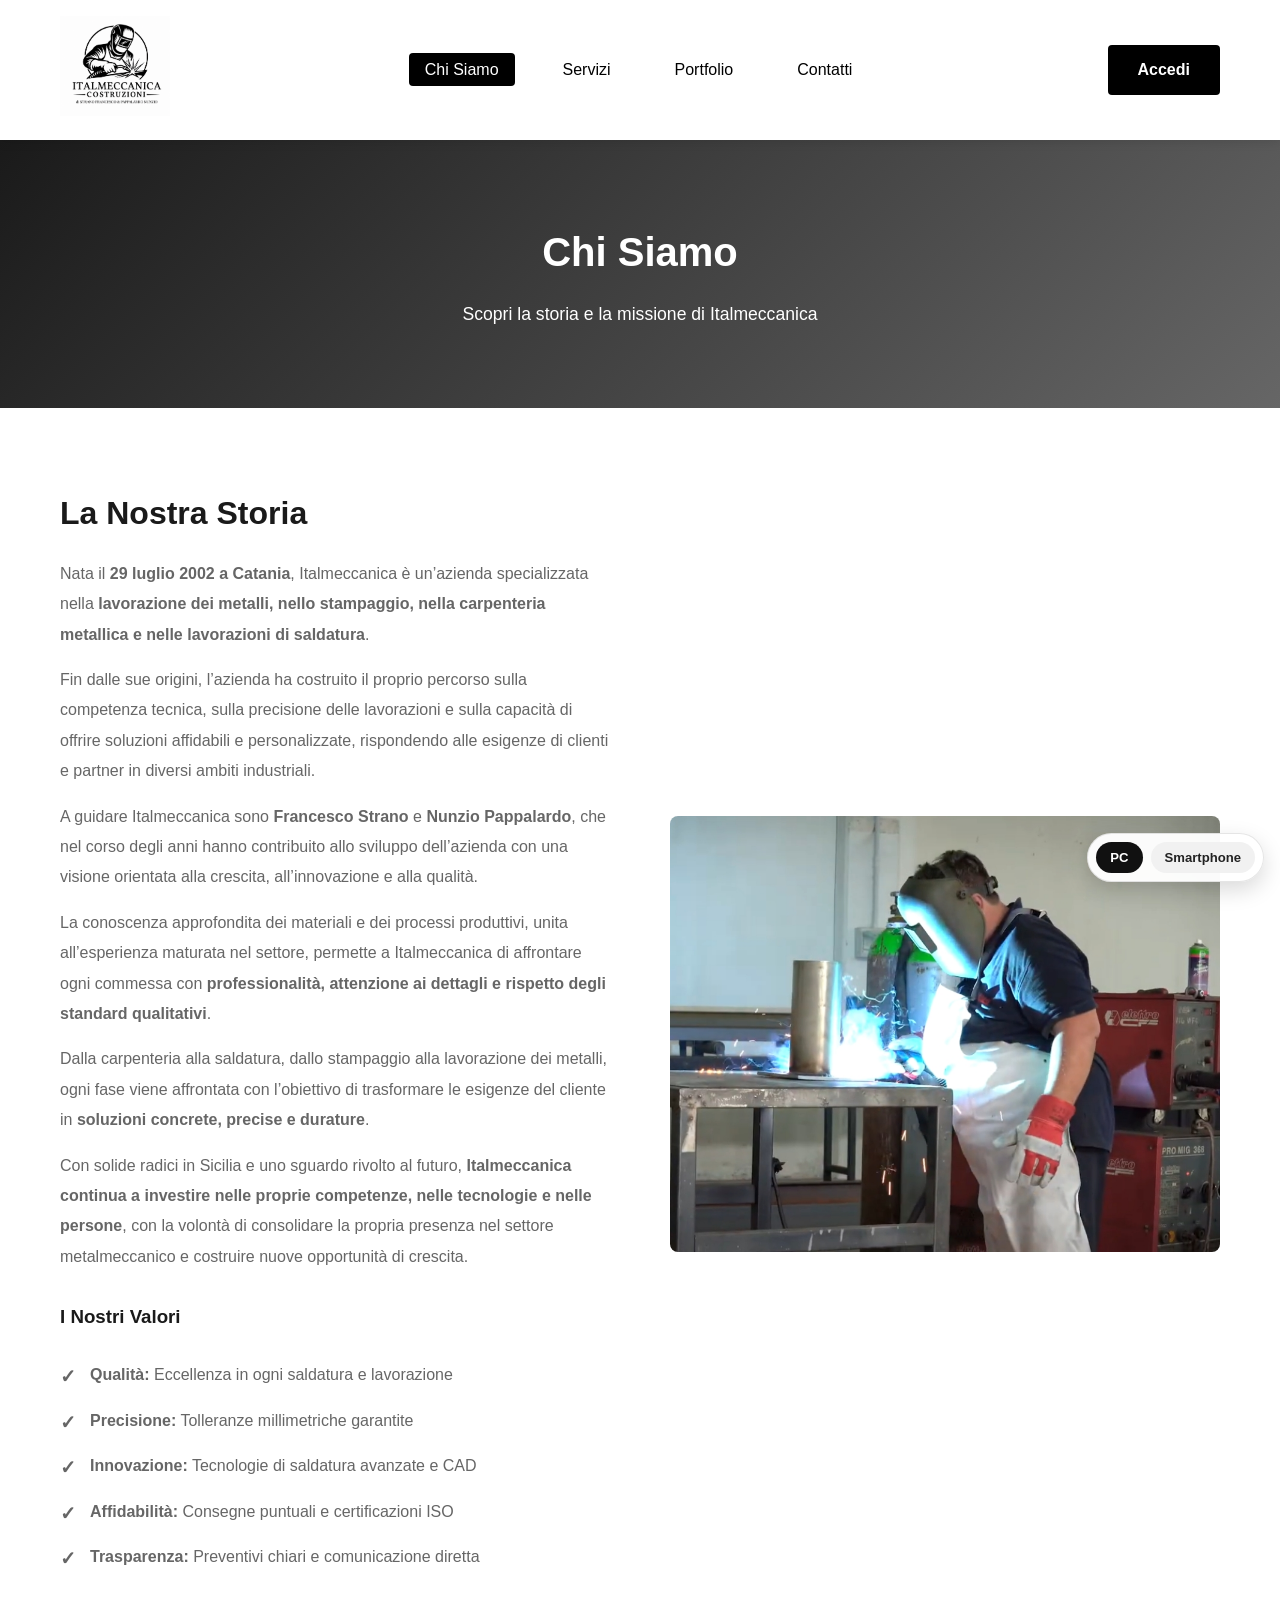
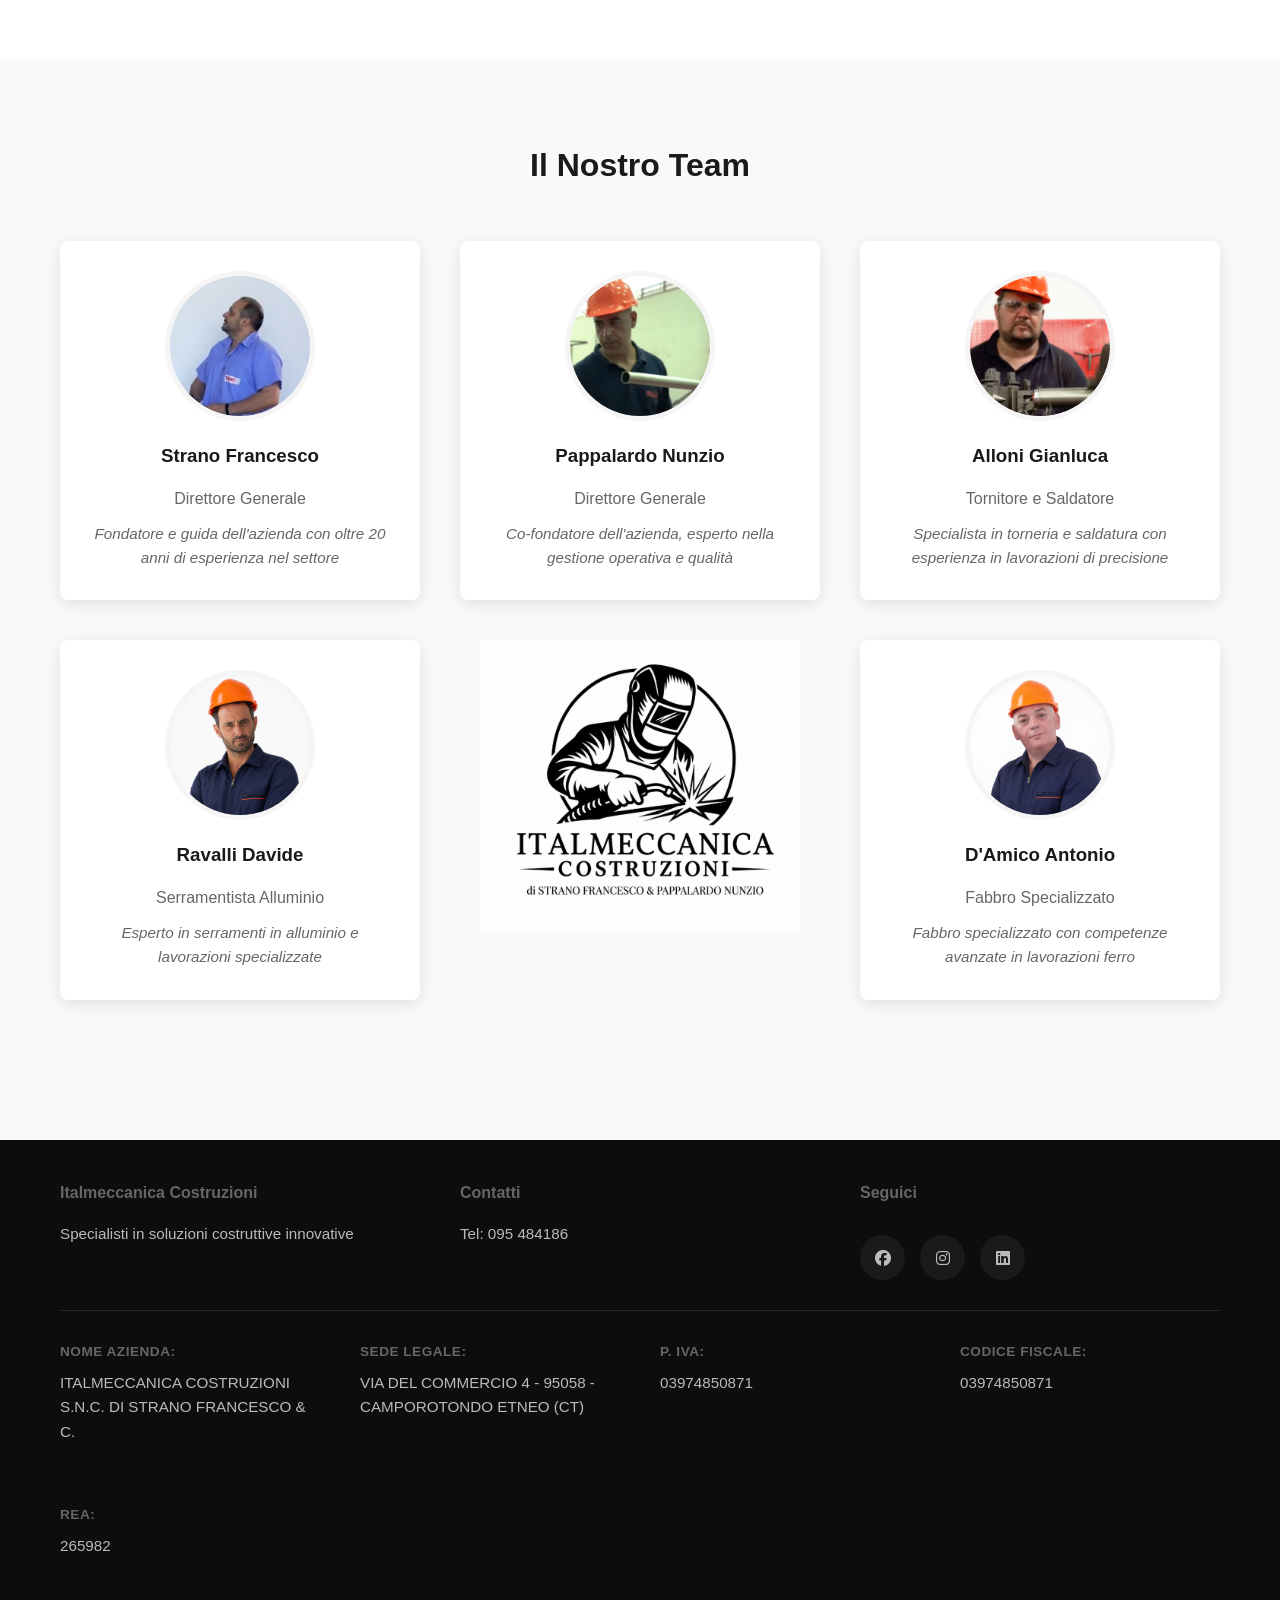
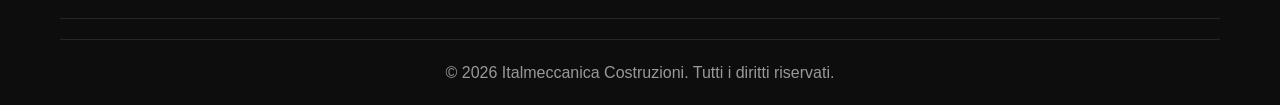
<file: about.html>
<!DOCTYPE html>
<html lang="it">
<head>
    <meta charset="UTF-8">
    <meta name="viewport" content="width=device-width, initial-scale=1.0">
    <title>Chi Siamo - Italmeccanica Costruzioni</title>
    <link rel="stylesheet" href="assets/css/style.css">
    <link rel="stylesheet" href="https://cdnjs.cloudflare.com/ajax/libs/font-awesome/6.4.0/css/all.min.css">
</head>
<body>
    <!-- Navigation -->
    <nav class="navbar">
        <div class="container">
            <div class="logo" onclick="location.href='index.html'">
                <img src="assets/images/logo.png" alt="Italmeccanica">
            </div>
            <ul class="nav-menu">
                <li><a href="about.html" class="active">Chi Siamo</a></li>
                <li><a href="services.html">Servizi</a></li>
                <li><a href="portfolio.html">Portfolio</a></li>
                <li><a href="contact.html">Contatti</a></li>
            </ul>
            <div class="hamburger">
                <span></span>
                <span></span>
                <span></span>
            </div>
            <div class="nav-actions">
                <a href="login.html" class="btn btn-login">Accedi</a>
            </div>
        </div>
    </nav>

    <!-- Page Title -->
    <section class="page-title">
        <div class="container">
            <h1>Chi Siamo</h1>
            <p>Scopri la storia e la missione di Italmeccanica</p>
        </div>
    </section>

    <!-- About Section -->
    <section class="about">
        <div class="container">
            <div class="about-content">
                <div class="about-text">
                    <h2>La Nostra Storia</h2>
                    <p>Nata il <strong>29 luglio 2002 a Catania</strong>, Italmeccanica è un’azienda specializzata nella <strong>lavorazione dei metalli, nello stampaggio, nella carpenteria metallica e nelle lavorazioni di saldatura</strong>.</p>

                    <p>Fin dalle sue origini, l’azienda ha costruito il proprio percorso sulla competenza tecnica, sulla precisione delle lavorazioni e sulla capacità di offrire soluzioni affidabili e personalizzate, rispondendo alle esigenze di clienti e partner in diversi ambiti industriali.</p>

                    <p>A guidare Italmeccanica sono <strong>Francesco Strano</strong> e <strong>Nunzio Pappalardo</strong>, che nel corso degli anni hanno contribuito allo sviluppo dell’azienda con una visione orientata alla crescita, all’innovazione e alla qualità.</p>

                    <p>La conoscenza approfondita dei materiali e dei processi produttivi, unita all’esperienza maturata nel settore, permette a Italmeccanica di affrontare ogni commessa con <strong>professionalità, attenzione ai dettagli e rispetto degli standard qualitativi</strong>.</p>

                    <p>Dalla carpenteria alla saldatura, dallo stampaggio alla lavorazione dei metalli, ogni fase viene affrontata con l’obiettivo di trasformare le esigenze del cliente in <strong>soluzioni concrete, precise e durature</strong>.</p>

                    <p>Con solide radici in Sicilia e uno sguardo rivolto al futuro, <strong>Italmeccanica continua a investire nelle proprie competenze, nelle tecnologie e nelle persone</strong>, con la volontà di consolidare la propria presenza nel settore metalmeccanico e costruire nuove opportunità di crescita.</p>
                    
                    <h3>I Nostri Valori</h3>
                    <ul class="values-list">
                        <li><strong>Qualità:</strong> Eccellenza in ogni saldatura e lavorazione</li>
                        <li><strong>Precisione:</strong> Tolleranze millimetriche garantite</li>
                        <li><strong>Innovazione:</strong> Tecnologie di saldatura avanzate e CAD</li>
                        <li><strong>Affidabilità:</strong> Consegne puntuali e certificazioni ISO</li>
                        <li><strong>Trasparenza:</strong> Preventivi chiari e comunicazione diretta</li>
                    </ul>
                </div>
                <div class="about-image">
                    <img src="assets/images/team-photo.jpg" alt="Foto del team" class="team-photo" style="width:100%;height:auto;border-radius:8px;object-fit:cover;" />
                </div>
            </div>
        </div>
    </section>

    <!-- Team Section -->
    <section class="team">
        <div class="container">
            <h2>Il Nostro Team</h2>
            <div class="team-grid">
                <div class="team-member">
                    <div class="member-image">
                        <img src="assets/images/strano.jpg" alt="Strano Francesco" class="team-member-photo team-member-photo-strano" />
                    </div>
                    <h3>Strano Francesco</h3>
                    <p>Direttore Generale</p>
                    <p class="member-bio">Fondatore e guida dell'azienda con oltre 20 anni di esperienza nel settore</p>
                </div>
                <div class="team-member">
                    <div class="member-image">
                        <img src="assets/images/nunzio.jpg" alt="Pappalardo Nunzio" class="team-member-photo team-member-photo-nunzio" />
                    </div>
                    <h3>Pappalardo Nunzio</h3>
                    <p>Direttore Generale</p>
                    <p class="member-bio">Co-fondatore dell'azienda, esperto nella gestione operativa e qualità</p>
                </div>
                <div class="team-member">
                    <div class="member-image">
                        <img src="assets/images/alloni.jpg" alt="Alloni Gianluca" class="team-member-photo team-member-photo-alloni" />
                    </div>
                    <h3>Alloni Gianluca</h3>
                    <p>Tornitore e Saldatore</p>
                    <p class="member-bio">Specialista in torneria e saldatura con esperienza in lavorazioni di precisione</p>
                </div>

                <!-- Ravalli under Strano (column 1 row 2) -->
                <div class="team-member team-member-ravalli">
                    <div class="member-image">
                        <img src="assets/images/ravalli.jpg" alt="Ravalli Davide" class="team-member-photo team-member-photo-ravalli" />
                    </div>
                    <h3>Ravalli Davide</h3>
                    <p>Serramentista Alluminio</p>
                    <p class="member-bio">Esperto in serramenti in alluminio e lavorazioni specializzate</p>
                </div>

                <!-- Plain image under Nunzio (no card) -->
                <div class="nunzio-banner">
                    <img src="assets/images/nunzio-placeholder.png" alt="Logo Italmeccanica" class="nunzio-image" />
                </div>

                <!-- Antonio stays in column 3 row 2 -->
                <div class="team-member team-member-antonio">
                    <div class="member-image">
                        <img src="assets/images/antonio.jpg" alt="Antonio D'Amico" class="team-member-photo" />
                    </div>
                    <h3>D'Amico Antonio</h3>
                    <p>Fabbro Specializzato</p>
                    <p class="member-bio">Fabbro specializzato con competenze avanzate in lavorazioni ferro</p>
                </div>
            </div>
        </div>
    </section>

    <!-- Footer -->
    <footer class="footer">
        <div class="container">
            <div class="footer-content">
                <div class="footer-section">
                    <h4>Italmeccanica Costruzioni</h4>
                    <p>Specialisti in soluzioni costruttive innovative</p>
                </div>
                <div class="footer-section">
                    <h4>Contatti</h4>
                    <p>Tel: 095 484186</p>
                </div>
                <div class="footer-section">
                    <h4>Seguici</h4>
                    <div class="social-links">
                        <a href="#"><i class="fab fa-facebook"></i></a>
                        <a href="#"><i class="fab fa-instagram"></i></a>
                        <a href="#"><i class="fab fa-linkedin"></i></a>
                    </div>
                </div>
            </div>
            <div class="footer-company-info">
                <div class="info-item">
                    <span class="info-label">Nome Azienda:</span>
                    <span class="info-value">ITALMECCANICA COSTRUZIONI S.N.C. DI STRANO FRANCESCO & C.</span>
                </div>
                <div class="info-item">
                    <span class="info-label">Sede Legale:</span>
                    <span class="info-value">VIA DEL COMMERCIO 4 - 95058 - CAMPOROTONDO ETNEO (CT)</span>
                </div>
                <div class="info-item">
                    <span class="info-label">P. IVA:</span>
                    <span class="info-value">03974850871</span>
                </div>
                <div class="info-item">
                    <span class="info-label">Codice Fiscale:</span>
                    <span class="info-value">03974850871</span>
                </div>
                <div class="info-item">
                    <span class="info-label">REA:</span>
                    <span class="info-value">265982</span>
                </div>
            </div>
            <div class="footer-bottom">
                <p>&copy; 2026 Italmeccanica Costruzioni. Tutti i diritti riservati.</p>
            </div>
        </div>
    </footer>

    <script src="assets/js/main.js"></script>
</body>
</html>
</file>
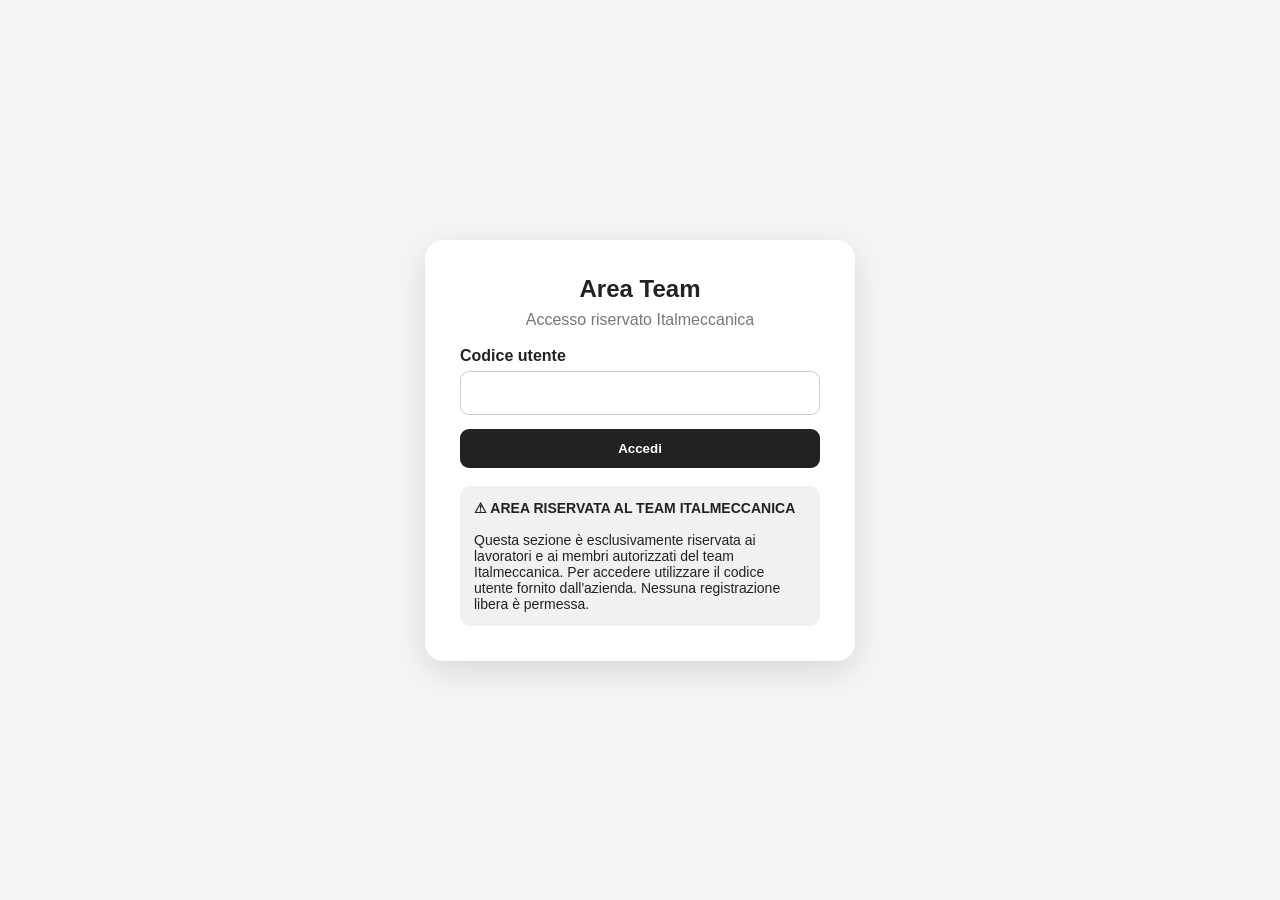
<file: login.html>
<!DOCTYPE html>
<html lang="it">
<head>
<meta charset="UTF-8">
<meta name="viewport" content="width=device-width, initial-scale=1.0">
<title>Area Team - Italmeccanica</title>
<style>
*{box-sizing:border-box;margin:0;padding:0}
body{font-family:Arial,Helvetica,sans-serif;background:#f3f5f7;color:#222}
#loginPage{min-height:100vh;display:flex;justify-content:center;align-items:center;padding:20px}
.login-box{width:100%;max-width:430px;background:#fff;padding:35px;border-radius:18px;box-shadow:0 10px 35px rgba(0,0,0,0.12)}
.login-box h1{text-align:center;margin-bottom:8px}
.subtitle{text-align:center;color:#777;margin-bottom:18px}
.form-group{margin-bottom:14px}
.form-group label{display:block;font-weight:700;margin-bottom:6px}
.form-group input{width:100%;padding:12px;border:1px solid #ccc;border-radius:9px;font-size:16px}
.login-button{width:100%;padding:12px;border-radius:9px;border:none;background:#222;color:#fff;font-weight:700;cursor:pointer}
.examples{margin-top:14px;font-size:13px;color:#666}
.team-notice{margin-top:18px;padding:14px;border-radius:10px;background:#f1f1f1;font-size:14px}
.error-message{display:none;background:#ffe5e5;color:#b00020;border:1px solid #ffb5b5;padding:10px;border-radius:8px;margin-bottom:12px}
.error-message.show{display:block}
#teamPage{display:none;min-height:100vh}
.team-header{height:64px;background:#222;color:#fff;display:flex;align-items:center;justify-content:space-between;padding:0 20px}
.chat-container{max-width:1000px;height:calc(100vh - 100px);margin:15px auto;background:#fff;border-radius:12px;display:flex;flex-direction:column;overflow:hidden;box-shadow:0 5px 25px rgba(0,0,0,0.08)}
.pinned-area{padding:12px 18px;border-bottom:1px solid #eee;background:#fafafa}
.pinned-message{padding:10px 12px;background:#fff4bd;border-radius:8px;margin-top:8px;animation:pulse 2s infinite}
@keyframes pulse{0%,100%{opacity:1}50%{opacity:0.7}}
.messages{flex:1;overflow-y:auto;padding:18px}
.message{margin-bottom:14px;padding:12px;border-radius:10px;background:#f2f2f2;max-width:75%;position:relative}
.message.mine{margin-left:auto;background:#e9eef8}
.message.pinned{border:2px solid #d5b400}
.message-user{font-size:13px;font-weight:700;margin-bottom:6px}
.message-text{font-size:15px}
.message-date{font-size:11px;color:#666;margin-top:8px}
.message-actions{margin-top:8px;display:flex;gap:8px}
.message-actions button{border:1px solid #ddd;background:#fff;padding:6px 8px;border-radius:6px;cursor:pointer;font-size:12px}
.message-form{display:flex;gap:10px;padding:12px;border-top:1px solid #eee}
.message-form input{flex:1;padding:12px;border:1px solid #ccc;border-radius:9px}
.message-form button{padding:10px 18px;border-radius:9px;border:none;background:#222;color:#fff;cursor:pointer}
@media(max-width:600px){.chat-container{height:calc(100vh - 84px);border-radius:0}.message{max-width:90%}}

/* Additional smaller chat adjustments */
.chat-container { max-width: 820px; height: calc(100vh - 120px); }
.message { font-size: 14px; padding: 10px; }
.message-user { font-size: 12px; }
.message-text { font-size: 14px; }
.pinned-area { max-height: 120px; overflow-y: auto; }
.team-header { gap: 12px; }
#recipientSelect { padding:8px;border-radius:6px;border:1px solid #ccc }
</style>
</head>
<body>
<section id="loginPage">
  <div class="login-box">
    <h1>Area Team</h1>
    <p class="subtitle">Accesso riservato Italmeccanica</p>
    <div id="loginError" class="error-message">Codice non valido. Riprova.</div>
    <form id="loginForm" autocomplete="off">
      <div class="form-group">
        <label for="userCode">Codice utente</label>
        <input id="userCode" type="text" required />
      </div>
      <button type="submit" class="login-button">Accedi</button>
    </form>
    <div class="team-notice"><strong>⚠ AREA RISERVATA AL TEAM ITALMECCANICA</strong><br/><br/>Questa sezione è esclusivamente riservata ai lavoratori e ai membri autorizzati del team Italmeccanica. Per accedere utilizzare il codice utente fornito dall'azienda. Nessuna registrazione libera è permessa.</div>
  </div>
</section>

<section id="teamPage">
  <header class="team-header">
    <div><strong>Area Team Italmeccanica</strong></div>
    <div style="display:flex;align-items:center;gap:12px">
      <div id="loggedUser" style="font-weight:700"></div>
      <button id="logoutButton" style="padding:8px 12px;border-radius:7px;border:none;cursor:pointer;background:#fff;color:#222;font-weight:700">Esci</button>
    </div>
  </header>
  <main class="chat-container">
    <div class="pinned-area">
      <div style="font-weight:700">📌 Messaggi fissati</div>
      <div id="pinnedMessages">Nessun messaggio fissato.</div>
    </div>

    <div class="chat-main" style="display:flex;gap:12px;padding:12px;">

      <div class="public-column" style="flex:1;display:flex;flex-direction:column;">
        <div id="publicMessages" class="messages" style="flex:1;overflow-y:auto;padding:12px;background:#fff;border-radius:8px;border:1px solid #f0f0f0"></div>
        <form id="publicForm" class="message-form" style="margin-top:10px;display:flex;gap:10px">
          <input id="publicInput" type="text" placeholder="Scrivi un messaggio pubblico..." autocomplete="off" />
          <button type="submit">Invia</button>
        </form>
      </div>

      <div class="private-column" style="width:360px;display:flex;flex-direction:column;">
        <div id="privateHeader" style="padding:8px 10px;background:#fff;border-radius:8px;border:1px solid #f0f0f0;display:flex;align-items:center;gap:8px;margin-bottom:8px;">
          <!-- recipientSelect verrà inserito qui dinamicamente -->
        </div>
        <div id="privateMessages" class="messages" style="flex:1;overflow-y:auto;padding:12px;background:#fff;border-radius:8px;border:1px solid #f0f0f0"></div>
        <form id="privateForm" class="message-form" style="margin-top:10px;display:flex;gap:10px;">
          <input id="privateInput" type="text" placeholder="Seleziona un destinatario per inviare messaggi privati" autocomplete="off" disabled />
          <button type="submit">Invia</button>
        </form>
      </div>

    </div>
  </main>
</section>

<script>
// Mappa codici -> nomi (solo i 5 autorizzati)
const allowedUsers = {
  'IT001': 'Strano Francesco',
  'IT002': 'Pappalardo Nunzio',
  'IT003': 'Alloni Gianluca',
  'IT004': 'Ravalli Davide',
  'IT005': "D'Amico Antonio"
};

// Elementi
const loginPage = document.getElementById('loginPage');
const teamPage = document.getElementById('teamPage');
const loginForm = document.getElementById('loginForm');
const userCodeInput = document.getElementById('userCode');
const loginError = document.getElementById('loginError');
const loggedUserEl = document.getElementById('loggedUser');
const logoutButton = document.getElementById('logoutButton');
const pinnedContainer = document.getElementById('pinnedMessages');

// Utility
function getMessages(){ return JSON.parse(localStorage.getItem('teamMessages') || '[]'); }
function saveMessages(msgs){ localStorage.setItem('teamMessages', JSON.stringify(msgs)); }

// Login (solo codice)
loginForm.addEventListener('submit', (e) => {
  e.preventDefault();
  const code = (userCodeInput.value || '').trim().toUpperCase();
  loginError.classList.remove('show');
  if (!allowedUsers[code]) {
    loginError.textContent = 'Codice non valido. Riprova.';
    loginError.classList.add('show');
    return;
  }
  sessionStorage.setItem('teamUser', code);
  showTeamPage();
});

function showTeamPage(){
  const code = sessionStorage.getItem('teamUser');
  if (!code || !allowedUsers[code]) { showLoginPage(); return; }
  loginPage.style.display = 'none';
  teamPage.style.display = 'block';
  loggedUserEl.textContent = allowedUsers[code] + ' ('+code+')';
  ensureRecipientSelect();
  ensureDirectorControls();
  loadPublicMessages();
  loadPrivateMessages();
}
function showLoginPage(){ teamPage.style.display = 'none'; loginPage.style.display = 'flex'; }
logoutButton.addEventListener('click', ()=>{ sessionStorage.removeItem('teamUser'); showLoginPage(); });

// Recipient select: private 1:1 chat
function ensureRecipientSelect(){
  if (document.getElementById('recipientSelect')) return;
  const sel = document.createElement('select'); sel.id = 'recipientSelect';
  const placeholder = document.createElement('option'); placeholder.value=''; placeholder.textContent='Seleziona destinatario'; sel.appendChild(placeholder);
  const current = sessionStorage.getItem('teamUser');
  // include all other users as possible recipients
  for (const code in allowedUsers){
    if (code === current) continue;
    const opt = document.createElement('option');
    opt.value = code;
    opt.textContent = allowedUsers[code] + ' ('+code+')';
    sel.appendChild(opt);
  }
  sel.addEventListener('change', ()=> {
    updateConversationLabel();
    loadPrivateMessages();
  });
  // insert into private header area
  const pHeader = document.getElementById('privateHeader');
  if (pHeader) {
    // remove previous select if any
    const existing = document.getElementById('recipientSelect');
    if (existing) existing.remove();
    pHeader.insertBefore(sel, pHeader.firstChild);
  } else {
    // fallback: insert into team header
    const header = document.querySelector('.team-header');
    header.insertBefore(sel, header.querySelector('.user-area'));
  }
  // initialize label and input state
  updateConversationLabel();
}


function updateConversationLabel(){
  const lbl = document.getElementById('convLabel');
  const sel = document.getElementById('recipientSelect');
  const current = sessionStorage.getItem('teamUser');
  if (!lbl) return;
  if (!sel || !sel.value){
    lbl.textContent = 'Chat privata';
  if (privateInput) privateInput.disabled = true;
  if (privateInput) privateInput.placeholder = 'Seleziona un destinatario per iniziare la chat';
  } else {
    lbl.textContent = 'Chat con ' + (allowedUsers[sel.value] || sel.value) + ' ('+sel.value+')';
  if (privateInput) privateInput.disabled = false;
  if (privateInput) privateInput.placeholder = 'Scrivi un messaggio per ' + (allowedUsers[sel.value] || sel.value);
  }
}

// Director controls (IT001 & IT002)
function ensureDirectorControls(){
  const current = sessionStorage.getItem('teamUser');
  if (!['IT001','IT002'].includes(current)) return; // only directors
  if (document.getElementById('directorControls')) return;
  const container = document.createElement('div'); container.id='directorControls'; container.style.padding='12px'; container.style.background='#fff7ea'; container.style.borderTop='1px solid #eee';

  // Salary announcement form
  const salaryForm = document.createElement('div'); salaryForm.style.marginBottom='10px';
  salaryForm.innerHTML = `<strong>Annuncio Stipendio (fissa per specifici lavoratori)</strong><br/><label>Data stipendio: <input type="date" id="salaryDate"></label><br/><textarea id="salaryText" placeholder="Testo annuncio (opzionale)" style="width:100%;margin-top:6px;padding:8px;border-radius:6px;border:1px solid #ccc"></textarea><br/><button id="salaryPinBtn" style="margin-top:8px;padding:8px 10px;border-radius:6px;border:none;background:#d5a500;color:#111;cursor:pointer">Pubblica annuncio stipendio</button>`;
  container.appendChild(salaryForm);

  // Assignment form
  const assignForm = document.createElement('div');
  assignForm.innerHTML = `<strong>Assegna lavoro esterno</strong><br/>Destinatari:<br/>`;
  // multiselect checkboxes for recipients (non-directors)
  const recs = document.createElement('div'); recs.style.margin='6px 0';
  ['IT003','IT004','IT005'].forEach(code=>{ const cb = document.createElement('label'); cb.style.display='block'; cb.innerHTML = `<input type="checkbox" class="assignCb" value="${code}"> ${allowedUsers[code]} (${code})`; recs.appendChild(cb); });
  assignForm.appendChild(recs);
  assignForm.innerHTML += `Data e ora: <input type="datetime-local" id="assignDate"><br/>Luogo: <input type="text" id="assignLocation" placeholder="Luogo" style="width:60%;padding:6px;margin-top:6px;border-radius:6px;border:1px solid #ccc"><br/>Note:<br/><textarea id="assignNote" style="width:100%;padding:8px;border-radius:6px;border:1px solid #ccc;margin-top:6px"></textarea><br/><button id="assignBtn" style="margin-top:8px;padding:8px 10px;border-radius:6px;border:none;background:#1a73e8;color:#fff;cursor:pointer">Invia incarico</button>`;
  container.appendChild(assignForm);

  // attach
  const chatContainer = document.querySelector('.chat-container');
  chatContainer.parentNode.insertBefore(container, chatContainer);

  // handlers
  document.getElementById('salaryPinBtn').addEventListener('click', ()=>{
    const current = sessionStorage.getItem('teamUser');
    if (!['IT001','IT002'].includes(current)) { alert('Non sei autorizzato a pubblicare annunci stipendio.'); return; }
    const date = document.getElementById('salaryDate').value;
    const text = document.getElementById('salaryText').value || '';
    if (!date){ alert('Seleziona una data per l\'annuncio.'); return; }
    // create message pinned for IT003,IT004,IT005
    const msg = { id: Date.now(), code: current, user: allowedUsers[current], type:'salary', text: `Stipendio inserito in data ${date}. ${text}`, date: new Date().toLocaleString('it-IT'), pinned:true, pinnedFor:['IT003','IT004','IT005'] };
    const msgs = getMessages(); msgs.push(msg); saveMessages(msgs); loadPublicMessages(); loadPrivateMessages(); loadPinnedMessages(); alert('Annuncio stipendio pubblicato e fissato per i destinatari selezionati.');
  });

  document.getElementById('assignBtn').addEventListener('click', ()=>{
    const current = sessionStorage.getItem('teamUser');
    if (!['IT001','IT002'].includes(current)) { alert('Non sei autorizzato a creare incarichi esterni.'); return; }
    const checked = Array.from(document.querySelectorAll('.assignCb:checked')).map(i=>i.value);
    if (checked.length===0){ alert('Seleziona almeno un destinatario.'); return; }
    const when = document.getElementById('assignDate').value;
    const where = document.getElementById('assignLocation').value || '(luogo non specificato)';
    const note = document.getElementById('assignNote').value || '';
    if (!when){ alert('Seleziona data/ora per l\'incarico.'); return; }
    const msg = { id: Date.now(), code: current, user: allowedUsers[current], type:'assignment', text:`Incarico esterno: ${where} - ${new Date(when).toLocaleString('it-IT')}. ${note}`, date: new Date().toLocaleString('it-IT'), assignedTo: checked };
    const msgs = getMessages(); msgs.push(msg); saveMessages(msgs); loadPublicMessages(); loadPrivateMessages(); loadPinnedMessages(); alert('Incarico inviato ai destinatari selezionati.');
  });
}

// Public message form (visible to all)
const publicForm = document.getElementById('publicForm');
const publicInput = document.getElementById('publicInput');
const publicMessagesContainer = document.getElementById('publicMessages');
const privateMessagesContainer = document.getElementById('privateMessages');
const privateForm = document.getElementById('privateForm');
const privateInput = document.getElementById('privateInput');

publicForm.addEventListener('submit',(e)=>{
  e.preventDefault();
  const text = (publicInput.value||'').trim(); if (!text) return;
  const code = sessionStorage.getItem('teamUser'); if (!code) return;
  const msgs = getMessages();
  msgs.push({ id: Date.now(), code, user: allowedUsers[code], type:'public', text, date: new Date().toLocaleString('it-IT'), pinned:false });
  saveMessages(msgs); publicInput.value=''; loadPublicMessages();
});

// Private message form (1:1)
privateForm.addEventListener('submit',(e)=>{
  e.preventDefault();
  const text = (privateInput.value||'').trim(); if (!text) return;
  const code = sessionStorage.getItem('teamUser'); if (!code) return;
  const sel = document.getElementById('recipientSelect'); if (!sel || !sel.value){ alert('Seleziona un destinatario prima di inviare.'); return; }
  const to = sel.value;
  const msgs = getMessages();
  msgs.push({ id: Date.now(), code, user: allowedUsers[code], to, type:'message', text, date: new Date().toLocaleString('it-IT'), pinned:false });
  saveMessages(msgs); privateInput.value=''; loadPrivateMessages();
});

// Load public messages (feed: public + assignments visible to current)
function loadPublicMessages(){
  const all = getMessages();
  publicMessagesContainer.innerHTML = '';
  const current = sessionStorage.getItem('teamUser');
  const visible = all.filter(m => {
    if (m.type === 'public') return true;
    if (m.type === 'assignment'){
      // show assignment if assigned to current or if author is current
      if (m.code === current) return true;
      if (m.assignedTo && m.assignedTo.includes(current)) return true;
      return false;
    }
    if (m.type === 'salary'){
      // show salary announcements only if pinnedFor includes current or current is director
      if (m.pinnedFor && m.pinnedFor.includes(current)) return true;
      if (['IT001','IT002'].includes(current)) return true;
      return false;
    }
    return false;
  });

  visible.forEach(m=>{
    const el = document.createElement('div'); el.className='message';
    if (m.code===current) el.classList.add('mine');
    if (m.pinned) el.classList.add('pinned');
    let content = `<div class="message-user">${escapeHTML(m.user)}${m.to? ' → '+(allowedUsers[m.to]||m.to):''}</div>`;
    if (m.type==='assignment'){
      content += `<div class="message-text"><strong>Incarico:</strong> ${escapeHTML(m.text)}</div>`;
    } else if (m.type==='salary'){
      content += `<div class="message-text"><strong>Annuncio stipendio:</strong> ${escapeHTML(m.text)}</div>`;
    } else {
      content += `<div class="message-text">${escapeHTML(m.text)}</div>`;
    }
    content += `<div class="message-date">${m.date}</div>`;
    el.innerHTML = content;
    const actions = document.createElement('div'); actions.className='message-actions';
    if (m.code === current){ const del = document.createElement('button'); del.textContent='🗑 Elimina'; del.addEventListener('click', ()=>deleteMessage(m.id)); actions.appendChild(del); }
    el.appendChild(actions);
    publicMessagesContainer.appendChild(el);
  });
  loadPinnedMessages();
}

// Load private 1:1 conversation messages between current and selected recipient
function loadPrivateMessages(){
  const all = getMessages();
  privateMessagesContainer.innerHTML = '';
  const current = sessionStorage.getItem('teamUser');
  const sel = document.getElementById('recipientSelect');
  const other = sel && sel.value ? sel.value : null;
  updateConversationLabel();
  if (!other){ privateMessagesContainer.innerHTML = '<div style="padding:20px;color:#666">Seleziona un destinatario per vedere la chat privata.</div>'; return; }
  const conv = all.filter(m => m.type === 'message' && ((m.code===current && m.to===other) || (m.code===other && m.to===current)));
  conv.forEach(m=>{
    const el = document.createElement('div'); el.className='message'; if (m.code===current) el.classList.add('mine');
    el.innerHTML = `<div class="message-user">${escapeHTML(m.user)}</div><div class="message-text">${escapeHTML(m.text)}</div><div class="message-date">${m.date}</div>`;
    const actions = document.createElement('div'); actions.className='message-actions';
    if (m.code === current){ const del = document.createElement('button'); del.textContent='🗑 Elimina'; del.addEventListener('click', ()=>deleteMessage(m.id)); actions.appendChild(del); }
    el.appendChild(actions);
    privateMessagesContainer.appendChild(el);
  });
  privateMessagesContainer.scrollTop = privateMessagesContainer.scrollHeight;
}

// Reuse togglePin and deleteMessage existing functions



function loadPinnedMessages(){
  const all = getMessages();
  const current = sessionStorage.getItem('teamUser');
  const pinned = all.filter(m=> m.pinned && ( (m.pinnedFor && m.pinnedFor.includes(current)) || (m.pinnedFor && m.pinnedFor.includes('all')) ));
  pinnedContainer.innerHTML = '';
  if (pinned.length===0){ pinnedContainer.textContent='Nessun messaggio fissato.'; return; }
  pinned.forEach(m=>{ const el = document.createElement('div'); el.className='pinned-message'; el.textContent = `${m.user}: ${m.text}`; pinnedContainer.appendChild(el); });
}

function togglePin(id){
  const msgs = getMessages();
  const m = msgs.find(x=>x.id===id);
  if(!m) return;
  m.pinned = !m.pinned;
  if (m.pinned && !m.pinnedFor) m.pinnedFor = ['all'];
  saveMessages(msgs);
  loadPublicMessages();
  loadPrivateMessages();
  loadPinnedMessages();
}

function deleteMessage(id){
  const msgs = getMessages();
  const current = sessionStorage.getItem('teamUser');
  const m = msgs.find(x=>x.id===id);
  if(!m) return;
  if (m.code !== current){ alert('Non puoi eliminare questo messaggio.'); return; }
  if (!confirm('Vuoi eliminare definitivamente questo messaggio?')) return;
  const updated = msgs.filter(x=>x.id!==id);
  saveMessages(updated);
  loadPublicMessages();
  loadPrivateMessages();
  loadPinnedMessages();
}

function escapeHTML(s){ const d=document.createElement('div'); d.textContent = s; return d.innerHTML; }

// Avvio
if (sessionStorage.getItem('teamUser') && allowedUsers[sessionStorage.getItem('teamUser')]){
  showTeamPage();
} else {
  showLoginPage();
}
</script>
</body>
</html>
</file>
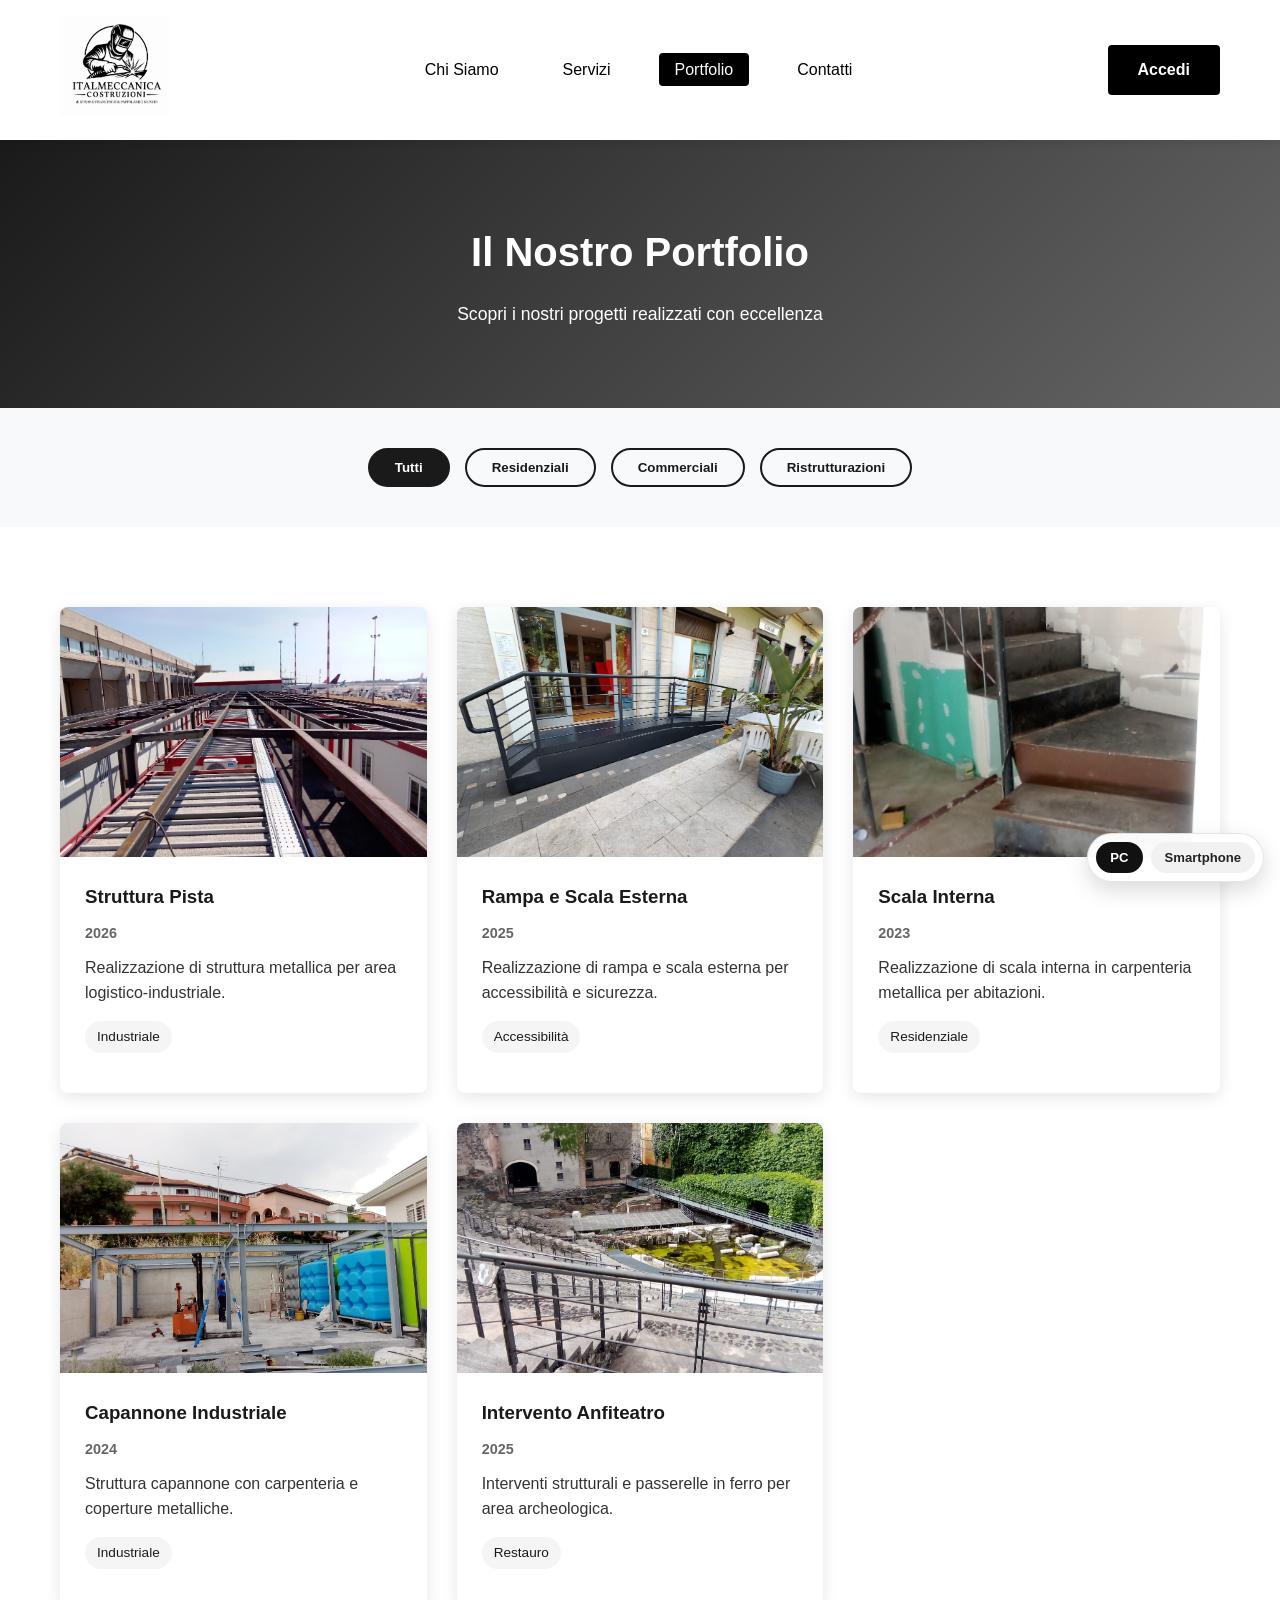
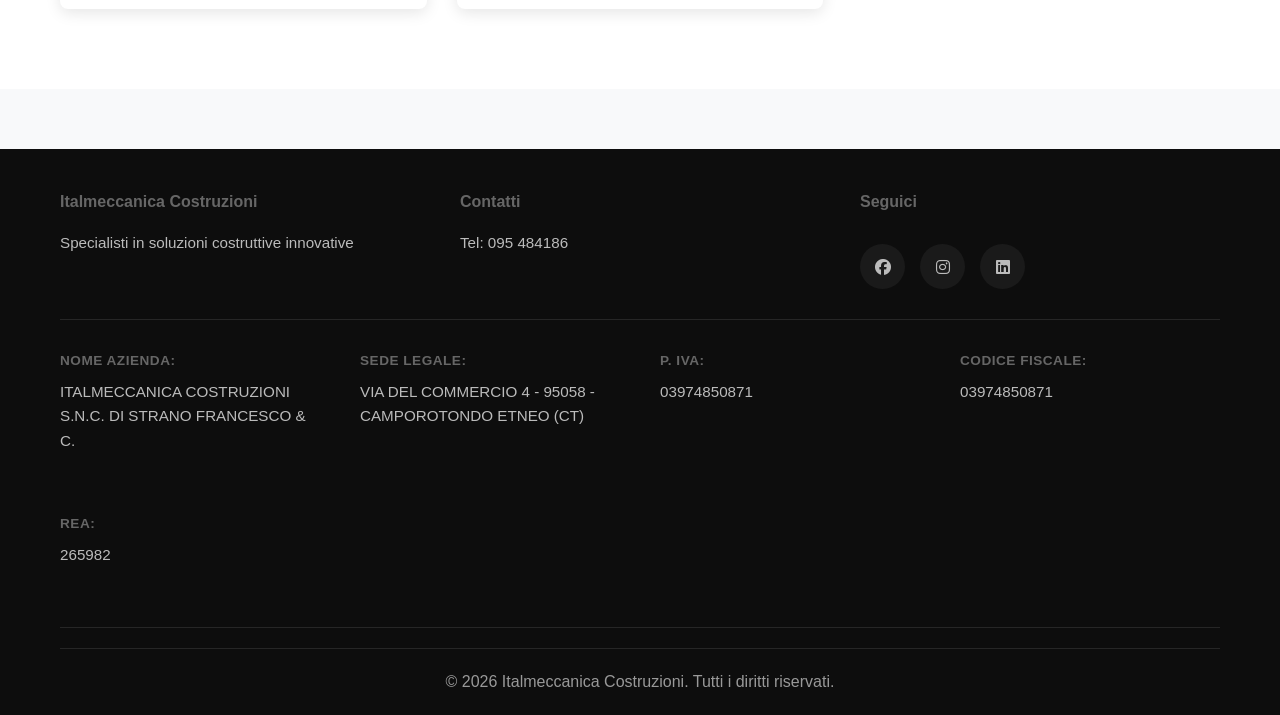
<file: portfolio.html>
<!DOCTYPE html>
<html lang="it">
<head>
    <meta charset="UTF-8">
    <meta name="viewport" content="width=device-width, initial-scale=1.0">
    <title>Portfolio - Italmeccanica Costruzioni</title>
    <link rel="stylesheet" href="assets/css/style.css">
    <link rel="stylesheet" href="https://cdnjs.cloudflare.com/ajax/libs/font-awesome/6.4.0/css/all.min.css">
</head>
<body>
    <!-- Navigation -->
    <nav class="navbar">
        <div class="container">
            <div class="logo" onclick="location.href='index.html'">
                <img src="assets/images/logo.png" alt="Italmeccanica">
            </div>
            <ul class="nav-menu">
                <li><a href="about.html">Chi Siamo</a></li>
                <li><a href="services.html">Servizi</a></li>
                <li><a href="portfolio.html" class="active">Portfolio</a></li>
                <li><a href="contact.html">Contatti</a></li>
            </ul>
            <div class="hamburger">
                <span></span>
                <span></span>
                <span></span>
            </div>
            <div class="nav-actions">
                <a href="login.html" class="btn btn-login">Accedi</a>
            </div>
        </div>
    </nav>

    <!-- Page Title -->
    <section class="page-title">
        <div class="container">
            <h1>Il Nostro Portfolio</h1>
            <p>Scopri i nostri progetti realizzati con eccellenza</p>
        </div>
    </section>

    <!-- Portfolio Filters -->
    <section class="portfolio-filters">
        <div class="container">
            <div class="filter-buttons">
                <button class="filter-btn active" data-filter="all">Tutti</button>
                <button class="filter-btn" data-filter="residential">Residenziali</button>
                <button class="filter-btn" data-filter="commercial">Commerciali</button>
                <button class="filter-btn" data-filter="renovation">Ristrutturazioni</button>
            </div>
        </div>
    </section>

    <!-- Portfolio Projects -->
    <section class="portfolio">
        <div class="container">
            <div class="portfolio-grid">
                <!-- Project: Pista -->
                <div class="portfolio-item" data-category="commercial">
                    <div class="portfolio-image">
                        <img src="assets/images/portfolio-pista.jpg" alt="Pista" style="width:100%;height:250px;object-fit:cover;" />
                    </div>
                    <div class="portfolio-info">
                        <h3>Struttura Pista</h3>
                        <p class="project-year">2026</p>
                        <p>Realizzazione di struttura metallica per area logistico-industriale.</p>
                        <div class="project-tags">
                            <span>Industriale</span>
                        </div>
                    </div>
                </div>

                <!-- Project: Scala esterna -->
                <div class="portfolio-item" data-category="residential">
                    <div class="portfolio-image">
                        <img src="assets/images/portfolio-scala1.jpg" alt="Scala Esterna" style="width:100%;height:250px;object-fit:cover;" />
                    </div>
                    <div class="portfolio-info">
                        <h3>Rampa e Scala Esterna</h3>
                        <p class="project-year">2025</p>
                        <p>Realizzazione di rampa e scala esterna per accessibilità e sicurezza.</p>
                        <div class="project-tags">
                            <span>Accessibilità</span>
                        </div>
                    </div>
                </div>

                <!-- Project: Scala interna -->
                <div class="portfolio-item" data-category="renovation">
                    <div class="portfolio-image">
                        <img src="assets/images/portfolio-scala2.jpg" alt="Scala Interna" style="width:100%;height:250px;object-fit:cover;" />
                    </div>
                    <div class="portfolio-info">
                        <h3>Scala Interna</h3>
                        <p class="project-year">2023</p>
                        <p>Realizzazione di scala interna in carpenteria metallica per abitazioni.</p>
                        <div class="project-tags">
                            <span>Residenziale</span>
                        </div>
                    </div>
                </div>

                <!-- Project: Capannone -->
                <div class="portfolio-item" data-category="commercial">
                    <div class="portfolio-image">
                        <img src="assets/images/portfolio-capannone.jpg" alt="Capannone" style="width:100%;height:250px;object-fit:cover;" />
                    </div>
                    <div class="portfolio-info">
                        <h3>Capannone Industriale</h3>
                        <p class="project-year">2024</p>
                        <p>Struttura capannone con carpenteria e coperture metalliche.</p>
                        <div class="project-tags">
                            <span>Industriale</span>
                        </div>
                    </div>
                </div>

                <!-- Project: Anfiteatro -->
                <div class="portfolio-item" data-category="commercial">
                    <div class="portfolio-image">
                        <img src="assets/images/portfolio-anfiteatro.jpg" alt="Anfiteatro" style="width:100%;height:250px;object-fit:cover;" />
                    </div>
                    <div class="portfolio-info">
                        <h3>Intervento Anfiteatro</h3>
                        <p class="project-year">2025</p>
                        <p>Interventi strutturali e passerelle in ferro per area archeologica.</p>
                        <div class="project-tags">
                            <span>Restauro</span>
                        </div>
                    </div>
                </div>
            </div>
        </div>
    </section>

    <!-- Footer -->
    <footer class="footer">
        <div class="container">
            <div class="footer-content">
                <div class="footer-section">
                    <h4>Italmeccanica Costruzioni</h4>
                    <p>Specialisti in soluzioni costruttive innovative</p>
                </div>
                <div class="footer-section">
                    <h4>Contatti</h4>
                    <p>Tel: 095 484186</p>
                </div>
                <div class="footer-section">
                    <h4>Seguici</h4>
                    <div class="social-links">
                        <a href="#"><i class="fab fa-facebook"></i></a>
                        <a href="#"><i class="fab fa-instagram"></i></a>
                        <a href="#"><i class="fab fa-linkedin"></i></a>
                    </div>
                </div>
            </div>
            <div class="footer-company-info">
                <div class="info-item">
                    <span class="info-label">Nome Azienda:</span>
                    <span class="info-value">ITALMECCANICA COSTRUZIONI S.N.C. DI STRANO FRANCESCO & C.</span>
                </div>
                <div class="info-item">
                    <span class="info-label">Sede Legale:</span>
                    <span class="info-value">VIA DEL COMMERCIO 4 - 95058 - CAMPOROTONDO ETNEO (CT)</span>
                </div>
                <div class="info-item">
                    <span class="info-label">P. IVA:</span>
                    <span class="info-value">03974850871</span>
                </div>
                <div class="info-item">
                    <span class="info-label">Codice Fiscale:</span>
                    <span class="info-value">03974850871</span>
                </div>
                <div class="info-item">
                    <span class="info-label">REA:</span>
                    <span class="info-value">265982</span>
                </div>
            </div>
            <div class="footer-bottom">
                <p>&copy; 2026 Italmeccanica Costruzioni. Tutti i diritti riservati.</p>
            </div>
        </div>
    </footer>

    <script src="assets/js/main.js"></script>
</body>
</html>
</file>
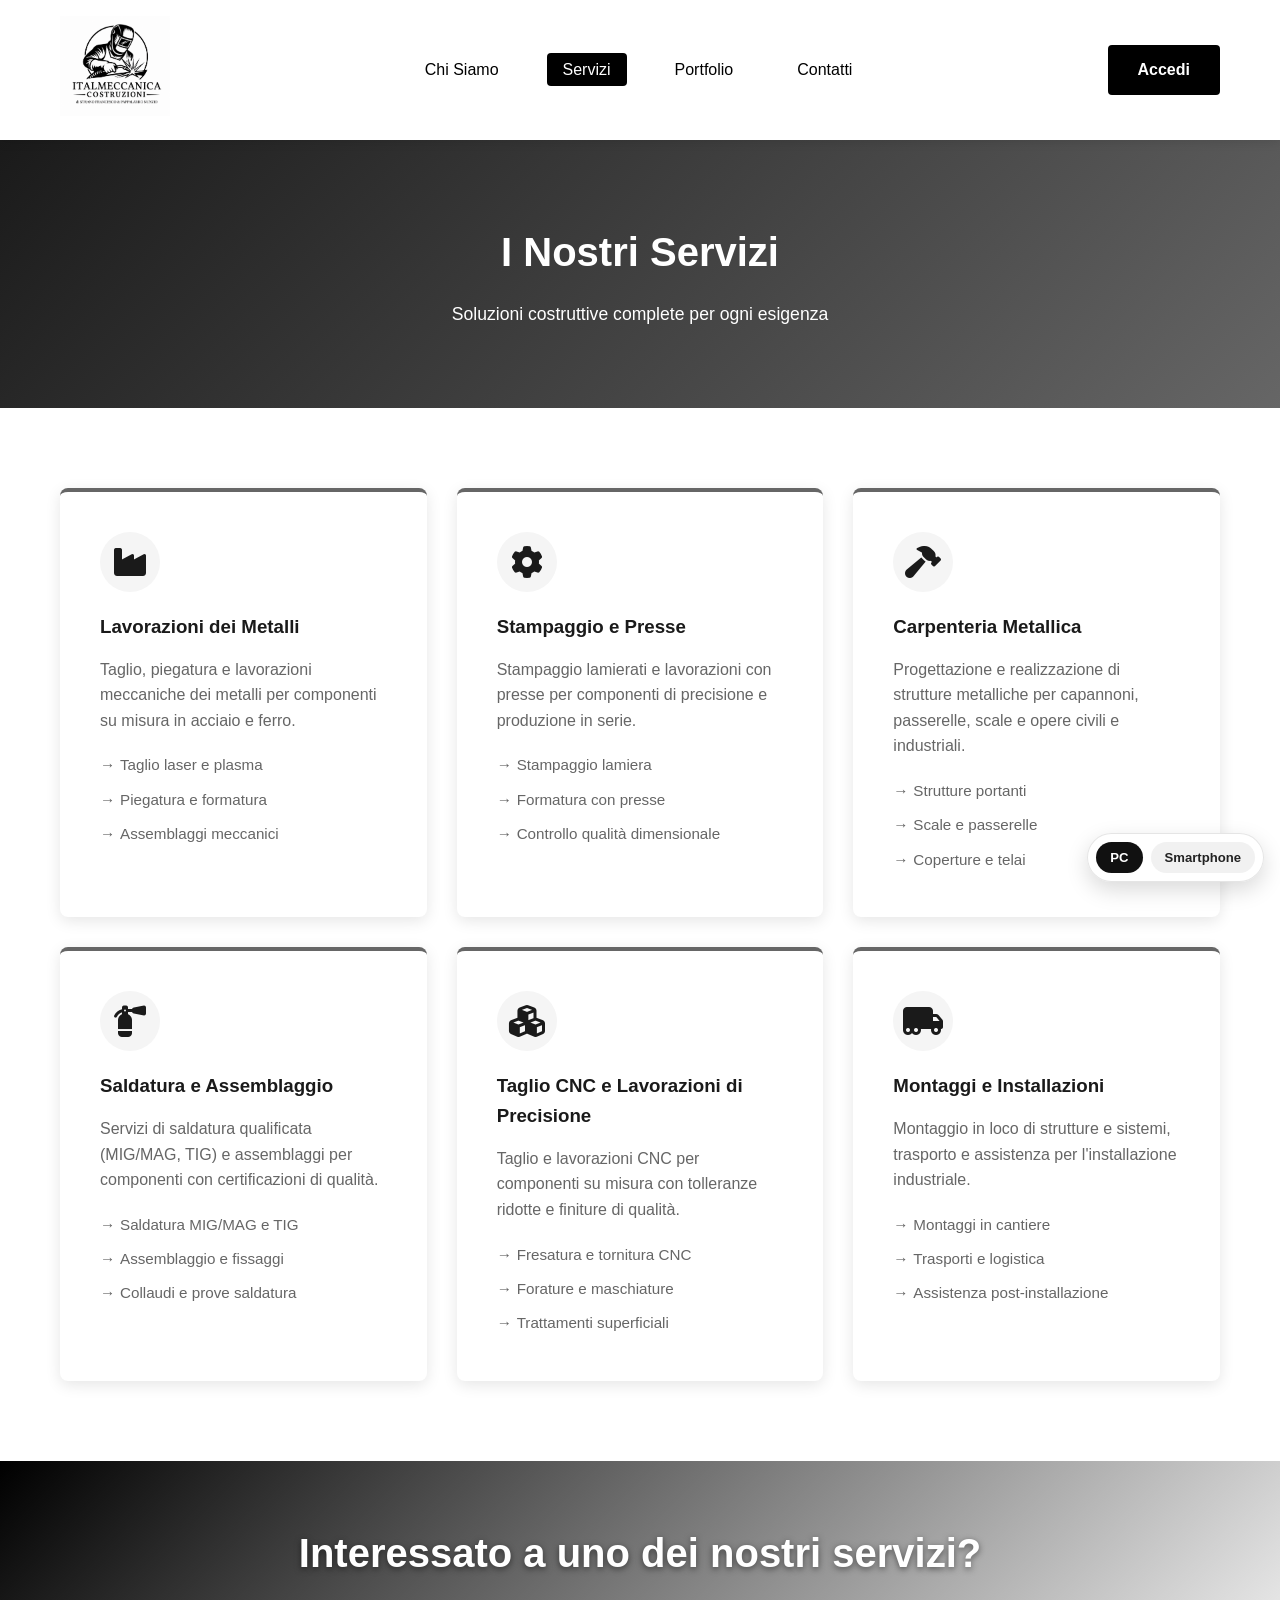
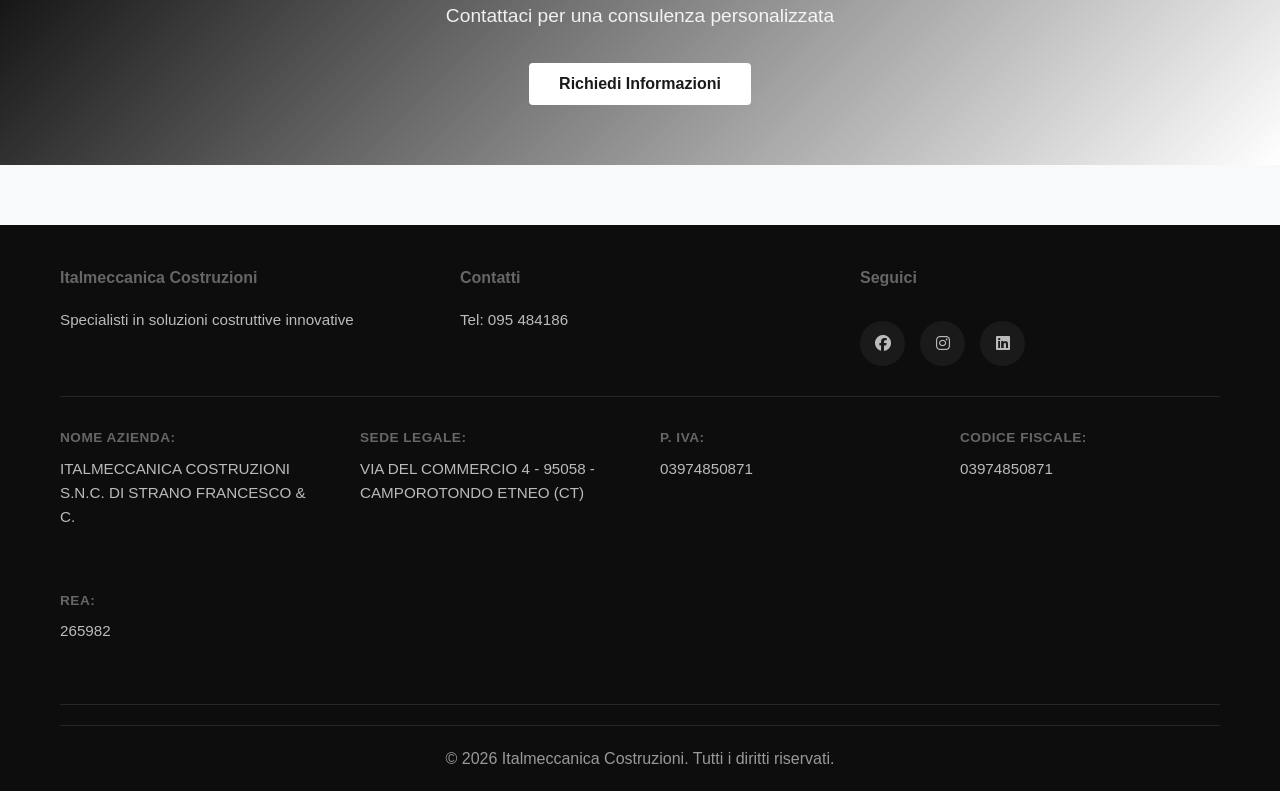
<file: services.html>
<!DOCTYPE html>
<html lang="it">
<head>
    <meta charset="UTF-8">
    <meta name="viewport" content="width=device-width, initial-scale=1.0">
    <title>Servizi - Italmeccanica Costruzioni</title>
    <link rel="stylesheet" href="assets/css/style.css">
    <link rel="stylesheet" href="https://cdnjs.cloudflare.com/ajax/libs/font-awesome/6.4.0/css/all.min.css">
</head>
<body>
    <!-- Navigation -->
    <nav class="navbar">
        <div class="container">
            <div class="logo" onclick="location.href='index.html'">
                <img src="assets/images/logo.png" alt="Italmeccanica">
            </div>
            <ul class="nav-menu">
                <li><a href="about.html">Chi Siamo</a></li>
                <li><a href="services.html" class="active">Servizi</a></li>
                <li><a href="portfolio.html">Portfolio</a></li>
                <li><a href="contact.html">Contatti</a></li>
            </ul>
            <div class="hamburger">
                <span></span>
                <span></span>
                <span></span>
            </div>
            <div class="nav-actions">
                <a href="login.html" class="btn btn-login">Accedi</a>
            </div>
        </div>
    </nav>

    <!-- Page Title -->
    <section class="page-title">
        <div class="container">
            <h1>I Nostri Servizi</h1>
            <p>Soluzioni costruttive complete per ogni esigenza</p>
        </div>
    </section>

    <!-- Services Section -->
    <section class="services">
        <div class="container">
            <div class="services-grid">
                <div class="service-card">
                    <div class="service-icon"><i class="fas fa-industry"></i></div>
                    <h3>Lavorazioni dei Metalli</h3>
                    <p>Taglio, piegatura e lavorazioni meccaniche dei metalli per componenti su misura in acciaio e ferro.</p>
                    <ul>
                        <li>Taglio laser e plasma</li>
                        <li>Piegatura e formatura</li>
                        <li>Assemblaggi meccanici</li>
                    </ul>
                </div>

                <div class="service-card">
                    <div class="service-icon"><i class="fas fa-cog"></i></div>
                    <h3>Stampaggio e Presse</h3>
                    <p>Stampaggio lamierati e lavorazioni con presse per componenti di precisione e produzione in serie.</p>
                    <ul>
                        <li>Stampaggio lamiera</li>
                        <li>Formatura con presse</li>
                        <li>Controllo qualità dimensionale</li>
                    </ul>
                </div>

                <div class="service-card">
                    <div class="service-icon"><i class="fas fa-hammer"></i></div>
                    <h3>Carpenteria Metallica</h3>
                    <p>Progettazione e realizzazione di strutture metalliche per capannoni, passerelle, scale e opere civili e industriali.</p>
                    <ul>
                        <li>Strutture portanti</li>
                        <li>Scale e passerelle</li>
                        <li>Coperture e telai</li>
                    </ul>
                </div>

                <div class="service-card">
                    <div class="service-icon"><i class="fas fa-fire-extinguisher"></i></div>
                    <h3>Saldatura e Assemblaggio</h3>
                    <p>Servizi di saldatura qualificata (MIG/MAG, TIG) e assemblaggi per componenti con certificazioni di qualità.</p>
                    <ul>
                        <li>Saldatura MIG/MAG e TIG</li>
                        <li>Assemblaggio e fissaggi</li>
                        <li>Collaudi e prove saldatura</li>
                    </ul>
                </div>

                <div class="service-card">
                    <div class="service-icon"><i class="fas fa-cubes"></i></div>
                    <h3>Taglio CNC e Lavorazioni di Precisione</h3>
                    <p>Taglio e lavorazioni CNC per componenti su misura con tolleranze ridotte e finiture di qualità.</p>
                    <ul>
                        <li>Fresatura e tornitura CNC</li>
                        <li>Forature e maschiature</li>
                        <li>Trattamenti superficiali</li>
                    </ul>
                </div>

                <div class="service-card">
                    <div class="service-icon"><i class="fas fa-truck-moving"></i></div>
                    <h3>Montaggi e Installazioni</h3>
                    <p>Montaggio in loco di strutture e sistemi, trasporto e assistenza per l'installazione industriale.</p>
                    <ul>
                        <li>Montaggi in cantiere</li>
                        <li>Trasporti e logistica</li>
                        <li>Assistenza post-installazione</li>
                    </ul>
                </div>
            </div>
        </div>
    </section>

    <!-- CTA Section -->
    <section class="cta">
        <div class="container">
            <h2>Interessato a uno dei nostri servizi?</h2>
            <p>Contattaci per una consulenza personalizzata</p>
            <button class="btn btn-light" onclick="location.href='contact.html'">Richiedi Informazioni</button>
        </div>
    </section>

    <!-- Footer -->
    <footer class="footer">
        <div class="container">
            <div class="footer-content">
                <div class="footer-section">
                    <h4>Italmeccanica Costruzioni</h4>
                    <p>Specialisti in soluzioni costruttive innovative</p>
                </div>
                <div class="footer-section">
                    <h4>Contatti</h4>
                    <p>Tel: 095 484186</p>
                </div>
                <div class="footer-section">
                    <h4>Seguici</h4>
                    <div class="social-links">
                        <a href="#"><i class="fab fa-facebook"></i></a>
                        <a href="#"><i class="fab fa-instagram"></i></a>
                        <a href="#"><i class="fab fa-linkedin"></i></a>
                    </div>
                </div>
            </div>
            <div class="footer-company-info">
                <div class="info-item">
                    <span class="info-label">Nome Azienda:</span>
                    <span class="info-value">ITALMECCANICA COSTRUZIONI S.N.C. DI STRANO FRANCESCO & C.</span>
                </div>
                <div class="info-item">
                    <span class="info-label">Sede Legale:</span>
                    <span class="info-value">VIA DEL COMMERCIO 4 - 95058 - CAMPOROTONDO ETNEO (CT)</span>
                </div>
                <div class="info-item">
                    <span class="info-label">P. IVA:</span>
                    <span class="info-value">03974850871</span>
                </div>
                <div class="info-item">
                    <span class="info-label">Codice Fiscale:</span>
                    <span class="info-value">03974850871</span>
                </div>
                <div class="info-item">
                    <span class="info-label">REA:</span>
                    <span class="info-value">265982</span>
                </div>
            </div>
            <div class="footer-bottom">
                <p>&copy; 2026 Italmeccanica Costruzioni. Tutti i diritti riservati.</p>
            </div>
        </div>
    </footer>

    <script src="assets/js/main.js"></script>
</body>
</html>
</file>
<file: assets/css/style.css>
/* Reset and Base Styles */
* {
    margin: 0;
    padding: 0;
    box-sizing: border-box;
}

:root {
    --primary-color: #1a1a1a;
    --secondary-color: #666666;
    --dark-color: #0d0d0d;
    --light-color: #f5f5f5;
    --text-color: #333;
    --border-color: #cccccc;
    --success-color: #27ae60;
    --error-color: #e74c3c;
}

html {
    scroll-behavior: smooth;
}

body {
    font-family: 'Segoe UI', Tahoma, Geneva, Verdana, sans-serif;
    line-height: 1.6;
    color: var(--text-color);
    background-color: #f8f9fa;
}

.container {
    max-width: 1200px;
    margin: 0 auto;
    padding: 0 20px;
}

/* Navigation */
.navbar {
    background-color: white;
    color: black;
    padding: 1rem 0;
    position: sticky;
    top: 0;
    z-index: 100;
    box-shadow: 0 2px 10px rgba(0, 0, 0, 0.1);
}

.navbar .container {
    display: flex;
    justify-content: space-between;
    align-items: center;
}

.navbar .logo {
    cursor: pointer;
    transition: transform 0.3s ease;
}

.navbar .logo:hover {
    transform: scale(1.05);
}

.navbar .logo img {
    height: 100px;
    width: auto;
    margin: 0;
}

.nav-menu {
    display: flex;
    list-style: none;
    gap: 2rem;
    align-items: center;
}

.nav-menu a {
    color: black;
    text-decoration: none;
    font-weight: 500;
    transition: all 0.3s ease;
    padding: 0.5rem 1rem;
    border-radius: 4px;
}

.nav-menu a:hover,
.nav-menu a.active {
    background-color: black;
    color: white;
}

.btn-login {
    background-color: black;
    color: white !important;
    border-radius: 4px;
}

.viewport-switcher {
    position: fixed;
    right: 16px;
    bottom: 18px;
    display: flex;
    gap: 8px;
    padding: 8px;
    background: rgba(255, 255, 255, 0.96);
    border: 1px solid rgba(0, 0, 0, 0.1);
    border-radius: 999px;
    box-shadow: 0 8px 22px rgba(0, 0, 0, 0.15);
    z-index: 9999;
}

.viewport-btn {
    border: none;
    border-radius: 999px;
    padding: 8px 14px;
    font-size: 0.82rem;
    font-weight: 700;
    cursor: pointer;
    background: #f1f1f1;
    color: #222;
    transition: all 0.2s ease;
}

.viewport-btn.is-active {
    background: #111;
    color: #fff;
}

html.viewport-mobile body {
    max-width: 390px;
    margin: 0 auto;
    overflow-x: hidden;
}

html.viewport-mobile .navbar .container {
    flex-direction: row;
    justify-content: space-between;
    align-items: center;
}

html.viewport-mobile .navbar .logo img {
    height: 70px;
    max-width: 180px;
}

html.viewport-mobile .nav-menu,
html.viewport-mobile .nav-links {
    display: none;
}

html.viewport-mobile .hamburger {
    display: flex;
}

html.viewport-mobile .navbar.nav-open .nav-menu,
html.viewport-mobile .navbar.nav-open .nav-links {
    display: flex;
    position: fixed;
    left: 12px;
    right: 12px;
    top: 86px;
    width: auto;
    max-height: calc(100vh - 100px);
    background-color: rgba(255, 255, 255, 0.98);
    box-shadow: 0 12px 30px rgba(0, 0, 0, 0.18);
    border: 1px solid rgba(0, 0, 0, 0.08);
    border-radius: 12px;
    flex-direction: column;
    gap: 0.8rem;
    padding: 1rem 0.9rem;
    z-index: 1000;
    overflow-y: auto;
}

html.viewport-mobile .navbar.nav-open .nav-menu li,
html.viewport-mobile .navbar.nav-open .nav-links .nav-menu li {
    width: 100%;
    text-align: center;
}

html.viewport-mobile .navbar.nav-open .nav-menu a,
html.viewport-mobile .navbar.nav-open .nav-links .nav-menu a {
    display: block;
    width: 100%;
    padding: 1rem 0.75rem;
    margin: 0;
    font-size: 1rem;
    line-height: 1.3;
    border-radius: 8px;
    text-align: center;
}

html.viewport-mobile .navbar.nav-open .nav-actions,
html.viewport-mobile .navbar.nav-open .nav-links .nav-actions {
    display: flex;
    justify-content: center;
}

html.viewport-mobile .navbar.nav-open .nav-actions .btn-login,
html.viewport-mobile .navbar.nav-open .nav-links .nav-actions .btn-login {
    display: block;
    width: 100%;
    text-align: center;
    padding: 1rem 0.75rem;
}

.hamburger {
    display: flex; /* visible on all sizes per user request */
    flex-direction: column;
    cursor: pointer;
    background: transparent;
    border: none;
    padding: 8px;
    z-index: 1100;
}

.hamburger span {
    width: 25px;
    height: 3px;
    background-color: black;
    margin: 5px 0;
    transition: 0.25s ease;
    border-radius: 2px;
    display: block;
}

/* Group nav menu and actions (default inline for desktop) */
.nav-links {
    display: flex;
    align-items: center;
    gap: 1rem;
}

.nav-links .nav-menu {
    display: flex;
    list-style: none;
    gap: 2rem;
    align-items: center;
}

.nav-links .nav-actions { display: block; }

/* hamburger hidden by default (desktop) */
.hamburger { display: none; }

/* Mobile styles: turn nav-links into full-screen overlay and show hamburger */
@media (max-width: 768px) {
    .hamburger {
        display: flex;
        align-items: center;
        justify-content: center;
        z-index: 1100;
    }

    /* prepare nav-links as a full-screen overlay (hidden by default) */
    .nav-links {
        position: fixed;
        top: 0;
        left: 0;
        width: 100%;
        height: 100vh;
        background: white;
        display: flex;
        flex-direction: column;
        align-items: stretch;
        justify-content: flex-start;
        padding: 110px 20px 20px; /* leave room for logo area */
        transform: translateY(-10px);
        opacity: 0;
        visibility: hidden;
        transition: transform 0.28s ease, opacity 0.28s ease, visibility 0.28s;
        z-index: 1050; /* above other content */
        overflow-y: auto;
        -webkit-overflow-scrolling: touch;
    }

    .nav-links .nav-menu {
        display: flex;
        flex-direction: column;
        gap: 12px;
        padding: 0;
        margin-top: 8px;
    }

    .nav-links .nav-menu li { list-style: none; }

    .nav-links .nav-menu a {
        font-size: 1.15rem;
        padding: 16px 14px;
        display: block;
        border-radius: 8px;
        color: var(--primary-color);
        -webkit-tap-highlight-color: rgba(0,0,0,0.05);
    }

    .nav-links .nav-menu a:hover,
    .nav-links .nav-menu a.active {
        background-color: var(--primary-color);
        color: white;
    }

    .nav-links .nav-actions {
        margin-top: 18px;
        display: flex;
        justify-content: center;
        padding-bottom: 40px;
    }

    .nav-links .nav-actions .btn-login {
        padding: 14px 22px;
        font-size: 1rem;
    }

    /* when menu is opened by toggling .nav-open on .navbar */
    .navbar.nav-open .nav-links {
        transform: translateY(0);
        opacity: 1;
        visibility: visible;
    }

    /* animate hamburger into an X */
    .hamburger span { background-color: var(--primary-color); }
    .navbar.nav-open .hamburger span:nth-child(1) { transform: rotate(45deg) translate(4px, 4px); }
    .navbar.nav-open .hamburger span:nth-child(2) { opacity: 0; transform: translateX(-10px); }
    .navbar.nav-open .hamburger span:nth-child(3) { transform: rotate(-45deg) translate(6px, -6px); }

    /* make touch targets larger and consistent across devices */
    .nav-links .nav-menu a { min-height: 48px; line-height: 48px; }

    /* subtle shadow to ensure visibility over videos/images */
    .nav-links { box-shadow: 0 6px 30px rgba(0,0,0,0.2); }

    /* keep logo above the overlay */
    .navbar .logo { z-index: 1101; position: relative; }
}

/* Notice bar under navbar */
.notice-bar {
    background: #000;
    color: #fff;
    height: 28px;
    display: block;
    overflow: hidden;
    position: relative;
    z-index: 99; /* below navbar */
}

.notice-track {
    display: inline-block;
    white-space: nowrap;
    will-change: transform;
    animation: marquee 12s linear infinite;
    padding-left: 100%;
}

.notice-track span {
    display: inline-block;
    padding: 4px 2rem;
    font-weight: 700;
    font-size: 0.95rem;
}

@keyframes marquee {
    0% { transform: translateX(0%); }
    100% { transform: translateX(-100%); }
}


/* Hero Section */
.hero {
    position: relative;
    color: white;
    padding: 120px 0;
    text-align: center;
    min-height: 500px;
    display: flex;
    align-items: center;
    justify-content: center;
    overflow: hidden;
}

.hero-video {
    position: absolute;
    top: 0;
    left: 0;
    width: 100%;
    height: 100%;
    object-fit: cover;
    z-index: 1;
}

.hero-overlay {
    position: absolute;
    top: 0;
    left: 0;
    width: 100%;
    height: 100%;
    background: rgba(0, 0, 0, 0.5);
    z-index: 2;
}

.hero-content {
    position: relative;
    z-index: 3;
}

.hero-content h1 {
    font-size: 3rem;
    margin-bottom: 1rem;
    animation: slideDown 0.8s ease;
    text-shadow: 2px 2px 8px rgba(0, 0, 0, 0.7);
}

.hero-content p {
    font-size: 1.3rem;
    margin-bottom: 2rem;
    animation: slideUp 0.8s ease;
    text-shadow: 1px 1px 4px rgba(0, 0, 0, 0.7);
}

@keyframes slideDown {
    from {
        transform: translateY(-50px);
        opacity: 0;
    }
    to {
        transform: translateY(0);
        opacity: 1;
    }
}

@keyframes slideUp {
    from {
        transform: translateY(50px);
        opacity: 0;
    }
    to {
        transform: translateY(0);
        opacity: 1;
    }
}

/* Buttons */
.btn {
    display: inline-block;
    padding: 12px 30px;
    border: none;
    border-radius: 4px;
    cursor: pointer;
    font-size: 1rem;
    font-weight: 600;
    transition: all 0.3s ease;
    text-decoration: none;
    text-align: center;
}

.btn-primary {
    background-color: var(--primary-color);
    color: white;
}

.btn-primary:hover {
    background-color: #0d3d52;
    transform: translateY(-2px);
    box-shadow: 0 4px 12px rgba(26, 95, 122, 0.3);
}

.btn-light {
    background-color: white;
    color: var(--primary-color);
}

.btn-light:hover {
    background-color: var(--light-color);
}

.btn-secondary {
    background-color: var(--secondary-color);
    color: white;
}

.btn-secondary:hover {
    background-color: #d68910;
}

.btn-small {
    padding: 8px 16px;
    font-size: 0.9rem;
}

.full-width {
    width: 100%;
}

/* Sections */
.intro {
    padding: 80px 0;
    background-color: white;
}

.intro-grid {
    display: grid;
    grid-template-columns: repeat(auto-fit, minmax(250px, 1fr));
    gap: 30px;
    margin-top: 40px;
}

.intro-card {
    background: white;
    padding: 30px;
    border-radius: 8px;
    text-align: center;
    box-shadow: 0 4px 15px rgba(0, 0, 0, 0.1);
    transition: all 0.3s ease;
}

.intro-card:hover {
    transform: translateY(-10px);
    box-shadow: 0 8px 25px rgba(0, 0, 0, 0.15);
}

.intro-card i {
    font-size: 3rem;
    color: var(--primary-color);
    margin-bottom: 20px;
}

.intro-card h3 {
    margin: 15px 0;
    color: var(--primary-color);
}

.intro-card p {
    color: #666;
    line-height: 1.8;
}

/* CTA Section */
.cta {
    background: linear-gradient(135deg, #000000 0%, #ffffff 100%);
    color: white;
    padding: 60px 0;
    text-align: center;
}
/* Ensure CTA text remains readable on bright end */
.cta h2 { color: #ffffff; text-shadow: 0 2px 6px rgba(0,0,0,0.5); }
.cta p { color: rgba(255,255,255,0.9); }

.cta h2 {
    font-size: 2.5rem;
    margin-bottom: 1rem;
}

.cta p {
    font-size: 1.2rem;
    margin-bottom: 2rem;
}

/* Page Title */
.page-title {
    background: linear-gradient(135deg, var(--primary-color) 0%, var(--secondary-color) 100%);
    color: white;
    padding: 80px 0;
    text-align: center;
}

.page-title h1 {
    font-size: 2.5rem;
    margin-bottom: 1rem;
}

.page-title p {
    font-size: 1.1rem;
}

/* About Section */
.about {
    padding: 80px 0;
    background-color: white;
}

.about-content {
    display: grid;
    grid-template-columns: 1fr 1fr;
    gap: 60px;
    align-items: center;
}

.about-text h2 {
    font-size: 2rem;
    color: var(--primary-color);
    margin-bottom: 20px;
}

.about-text h3 {
    color: var(--primary-color);
    margin-top: 30px;
    margin-bottom: 15px;
}

.about-text p {
    color: #666;
    line-height: 1.9;
    margin-bottom: 15px;
}

.values-list {
    list-style: none;
    margin-top: 20px;
}

.values-list li {
    padding: 10px 0;
    padding-left: 30px;
    position: relative;
    color: #666;
}

.values-list li:before {
    content: "✓";
    position: absolute;
    left: 0;
    color: var(--secondary-color);
    font-weight: bold;
    font-size: 1.2rem;
}

.about-image {
    display: flex;
    align-items: center;
    justify-content: center;
}

.placeholder-image {
    background-color: var(--light-color);
    border-radius: 8px;
    display: flex;
    flex-direction: column;
    align-items: center;
    justify-content: center;
    color: #999;
    width: 100%;
}

.placeholder-image.large {
    height: 400px;
}

.placeholder-image i {
    font-size: 4rem;
    margin-bottom: 10px;
}

.placeholder-image p {
    font-size: 0.9rem;
}

/* Team Section */
.team {
    padding: 80px 0;
    background-color: #f8f9fa;
}

.team h2 {
    font-size: 2rem;
    text-align: center;
    color: var(--primary-color);
    margin-bottom: 50px;
}

.team-grid {
    display: grid;
    grid-template-columns: repeat(auto-fit, minmax(300px, 1fr));
    gap: 40px;
    align-items: start;
}

/* Centered team members: place them in the middle column on wider screens and center their content */
.team-member.centered {
    justify-self: center;
}

@media (min-width: 768px) {
    /* Use explicit 3-column layout on wider screens */
    .team-grid {
        grid-template-columns: repeat(3, 1fr);
    }

    /* Place Ravalli under Strano: column 1 */
    .team-member.team-member-ravalli {
        grid-column: 1 / 2;
        justify-self: center;
        transform: none;
    }

    /* Nunzio plain banner (no card) placed under column 2 */
    .nunzio-banner {
        grid-column: 2 / 3;
        display: flex;
        align-items: center;
        justify-content: center;
    }

    .nunzio-banner .nunzio-image {
        width: 100%;
        max-width: 320px;
        height: auto;
        display: block;
    }

    /* Antonio stays under Alloni: column 3 */
    .team-member.team-member-antonio {
        grid-column: 3 / 4;
        justify-self: center;
        transform: none;
    }
}

.team-member {
    background: white;
    padding: 30px;
    text-align: center;
    border-radius: 8px;
    box-shadow: 0 4px 15px rgba(0, 0, 0, 0.1);
    transition: all 0.3s ease;
}

.team-member:hover {
    transform: translateY(-10px);
}

.member-image {
    width: 150px;
    height: 150px;
    margin: 0 auto 20px;
    background-color: var(--light-color);
    border-radius: 50%;
    display: flex;
    align-items: center;
    justify-content: center;
}

.member-image i {
    font-size: 3rem;
    color: var(--primary-color);
}
.member-image img, .team-member-photo {
   width: 140px;
   height: 140px;
   object-fit: cover;
   object-position: center center;
   border-radius: 50%;
   display: block;
   margin: 0 auto;
}
/* Specific adjustment for Alloni: shift crop slightly upward to better center the face */
.team-member-photo-alloni {
   object-position: center 35%;
}
/* Specific adjustment for Ravalli: bring face a bit higher in the crop */
.team-member-photo-ravalli {
   object-position: center 30%;
}
/* Specific adjustment for Strano: larger profile image */
.team-member-photo-strano {
   width: 180px;
   height: 180px;
   object-position: center 40%;
}
 
.team-member h3 {
    color: var(--primary-color);
    margin: 15px 0;
}
 
.team-member p {
    color: #666;
}

.member-bio {
    font-size: 0.95rem;
    margin-top: 10px;
    font-style: italic;
}

/* Services Section */
.services {
    padding: 80px 0;
    background-color: white;
}

.services-grid {
    display: grid;
    grid-template-columns: repeat(auto-fit, minmax(320px, 1fr));
    gap: 30px;
}

.service-card {
    background: white;
    padding: 40px;
    border-radius: 8px;
    box-shadow: 0 4px 15px rgba(0, 0, 0, 0.1);
    transition: all 0.3s ease;
    border-top: 4px solid var(--secondary-color);
}

.service-card:hover {
    transform: translateY(-10px);
    box-shadow: 0 8px 25px rgba(0, 0, 0, 0.15);
}

.service-icon {
    width: 60px;
    height: 60px;
    background-color: var(--light-color);
    border-radius: 50%;
    display: flex;
    align-items: center;
    justify-content: center;
    margin-bottom: 20px;
}

.service-icon i {
    font-size: 2rem;
    color: var(--primary-color);
}

.service-card h3 {
    color: var(--primary-color);
    margin: 15px 0;
}

.service-card p {
    color: #666;
    margin-bottom: 15px;
}

.service-card ul {
    list-style: none;
    margin-top: 15px;
}

.service-card ul li {
    padding: 5px 0;
    padding-left: 20px;
    position: relative;
    color: #666;
    font-size: 0.95rem;
}

.service-card ul li:before {
    content: "→";
    position: absolute;
    left: 0;
    color: var(--secondary-color);
}

/* Portfolio Section */
.portfolio-filters {
    padding: 40px 0;
    background-color: #f8f9fa;
    text-align: center;
}

.filter-buttons {
    display: flex;
    justify-content: center;
    gap: 15px;
    flex-wrap: wrap;
}

.filter-btn {
    padding: 10px 25px;
    border: 2px solid var(--primary-color);
    background-color: transparent;
    color: var(--primary-color);
    border-radius: 25px;
    cursor: pointer;
    font-weight: 600;
    transition: all 0.3s ease;
}

.filter-btn:hover,
.filter-btn.active {
    background-color: var(--primary-color);
    color: white;
}

.portfolio {
    padding: 80px 0;
    background-color: white;
}

.portfolio-grid {
    display: grid;
    grid-template-columns: repeat(auto-fit, minmax(350px, 1fr));
    gap: 30px;
}

.portfolio-item {
    background: white;
    border-radius: 8px;
    overflow: hidden;
    box-shadow: 0 4px 15px rgba(0, 0, 0, 0.1);
    transition: all 0.3s ease;
}

.portfolio-item:hover {
    transform: translateY(-10px);
    box-shadow: 0 8px 25px rgba(0, 0, 0, 0.15);
}

.portfolio-item.hidden {
    display: none;
}

.portfolio-image {
    width: 100%;
    height: 250px;
    overflow: hidden;
}

.portfolio-info {
    padding: 25px;
}

.portfolio-info h3 {
    color: var(--primary-color);
    margin-bottom: 10px;
}

.project-year {
    color: var(--secondary-color);
    font-weight: 600;
    font-size: 0.9rem;
    margin-bottom: 10px;
}

.project-tags {
    display: flex;
    gap: 10px;
    margin: 15px 0;
    flex-wrap: wrap;
}

.project-tags span {
    background-color: var(--light-color);
    color: var(--primary-color);
    padding: 5px 12px;
    border-radius: 20px;
    font-size: 0.85rem;
}

/* Contact Section */

/* Modal / Lightbox for Portfolio */
.pm-modal-overlay {
    position: fixed;
    inset: 0;
    background: rgba(0,0,0,0.75);
    display: none;
    align-items: center;
    justify-content: center;
    z-index: 2000;
    padding: 20px;
}
.pm-modal-content {
    position: relative;
    max-width: 1100px;
    width: 100%;
    background: transparent;
    display: flex;
    align-items: center;
    justify-content: center;
}
.pm-modal-img {
    width: 100%;
    height: auto;
    max-height: calc(100vh - 80px);
    border-radius: 6px;
    box-shadow: 0 8px 40px rgba(0,0,0,0.6);
    object-fit: contain;
    background: #fff;
}
.pm-modal-close {
    position: absolute;
    top: -10px;
    right: -10px;
    background: #fff;
    color: #111;
    border: none;
    width: 40px;
    height: 40px;
    border-radius: 50%;
    font-size: 22px;
    cursor: pointer;
    box-shadow: 0 4px 12px rgba(0,0,0,0.2);
}
@media (max-width: 600px) {
    .pm-modal-content { padding: 10px; }
    .pm-modal-close { top: 6px; right: 6px; }
}

/* Contact Section */

/* Contact photo replacement */
.contact-photo {
    display: flex;
    flex-direction: column;
    align-items: flex-start; /* caption left */
    gap: 12px;
}
.contact-photo img {
    width: 100%;
    max-width: 360px; /* smaller as requested */
    height: 220px;     /* adjusted height */
    object-fit: cover;
    border-radius: 8px;
    box-shadow: 0 6px 18px rgba(0,0,0,0.12);
}
.contact-photo-caption {
    font-weight: 700;
    font-size: 1.05rem;
    color: var(--primary-color);
}

@media (max-width: 768px) {
    .contact-grid { grid-template-columns: 1fr; }
    .contact-photo img { max-width: 100%; }
}

.contact-section {
    padding: 80px 0;
    background-color: white;
}

.contact-grid {
    display: grid;
    grid-template-columns: 1fr 1fr;
    gap: 60px;
}

.contact-info {
    background-color: #f8f9fa;
    padding: 40px;
    border-radius: 8px;
}

/* Center contact info on contact page */
.contact-info-centered {
    grid-column: 1 / -1;
    justify-self: center;
    max-width: 720px;
    margin: 0 auto;
}

.contact-info h2 {
    color: var(--primary-color);
    margin-bottom: 30px;
    font-size: 1.8rem;
}

.info-item {
    display: flex;
    gap: 20px;
    margin-bottom: 30px;
}

.info-item i {
    font-size: 2rem;
    color: var(--secondary-color);
    flex-shrink: 0;
    width: 50px;
    height: 50px;
    background-color: white;
    border-radius: 8px;
    display: flex;
    align-items: center;
    justify-content: center;
}

.info-item h3 {
    color: var(--primary-color);
    margin-bottom: 5px;
}

.info-item p {
    color: #666;
}

.social-links {
    display: flex;
    gap: 15px;
    margin-top: 30px;
}

.social-links a {
    width: 45px;
    height: 45px;
    background-color: var(--primary-color);
    color: white;
    border-radius: 50%;
    display: flex;
    align-items: center;
    justify-content: center;
    text-decoration: none;
    transition: all 0.3s ease;
}

.social-links a:hover {
    background-color: var(--secondary-color);
    transform: scale(1.1);
}

/* Contact Form */
.contact-form-wrapper {
    background-color: white;
}

.contact-form {
    background-color: #f8f9fa;
    padding: 40px;
    border-radius: 8px;
}

.contact-form h2 {
    color: var(--primary-color);
    margin-bottom: 30px;
    font-size: 1.8rem;
}

.form-group {
    margin-bottom: 20px;
}

.form-group label {
    display: block;
    margin-bottom: 8px;
    color: var(--text-color);
    font-weight: 600;
}

.form-group input,
.form-group select,
.form-group textarea {
    width: 100%;
    padding: 12px 15px;
    border: 1px solid var(--border-color);
    border-radius: 4px;
    font-family: inherit;
    font-size: 1rem;
    transition: all 0.3s ease;
}

.form-group input:focus,
.form-group select:focus,
.form-group textarea:focus {
    outline: none;
    border-color: var(--primary-color);
    box-shadow: 0 0 0 3px rgba(26, 95, 122, 0.1);
}

.form-group.checkbox {
    display: flex;
    align-items: center;
    gap: 10px;
}

.form-group.checkbox input {
    width: auto;
}

.form-group.checkbox label {
    margin-bottom: 0;
}

.form-note {
    margin-top: 15px;
    font-size: 0.9rem;
    text-align: center;
}

.form-note.success {
    color: var(--success-color);
}

.form-note.error {
    color: var(--error-color);
}

/* Chat Section */
.chat-section {
    padding: 60px 0;
    background-color: #f8f9fa;
    text-align: center;
}

.chat-section h2 {
    color: var(--primary-color);
    margin-bottom: 15px;
    font-size: 2rem;
}

.chat-section p {
    color: #666;
    margin-bottom: 30px;
    font-size: 1.1rem;
}

/* Chat Modal */
.modal {
    display: none;
    position: fixed;
    z-index: 1000;
    left: 0;
    top: 0;
    width: 100%;
    height: 100%;
    background-color: rgba(0, 0, 0, 0.5);
    animation: fadeIn 0.3s ease;
}

.modal.active {
    display: flex;
    align-items: flex-end;
    justify-content: flex-end;
    padding: 20px;
}

@keyframes fadeIn {
    from {
        opacity: 0;
    }
    to {
        opacity: 1;
    }
}

.modal-content {
    background-color: white;
    padding: 0;
    border-radius: 12px;
    box-shadow: 0 10px 40px rgba(0, 0, 0, 0.3);
    max-width: 500px;
    width: 100%;
    max-height: 600px;
    display: flex;
    flex-direction: column;
}

.chat-modal {
    max-height: 600px;
}

.modal-header {
    background-color: var(--primary-color);
    color: white;
    padding: 20px;
    display: flex;
    justify-content: space-between;
    align-items: center;
    border-radius: 12px 12px 0 0;
}

.modal-header h2 {
    margin: 0;
    font-size: 1.3rem;
}

.close {
    cursor: pointer;
    font-size: 1.5rem;
    font-weight: bold;
    transition: all 0.3s ease;
}

.close:hover {
    color: var(--secondary-color);
}

.chat-messages {
    flex: 1;
    overflow-y: auto;
    padding: 20px;
    display: flex;
    flex-direction: column;
    gap: 15px;
}

.message {
    padding: 12px 16px;
    border-radius: 12px;
    max-width: 80%;
    word-wrap: break-word;
}

.user-message {
    align-self: flex-end;
    background-color: var(--primary-color);
    color: white;
    border-radius: 12px 0 12px 12px;
}

.bot-message {
    align-self: flex-start;
    background-color: #f0f0f0;
    color: var(--text-color);
    border-radius: 0 12px 12px 12px;
}

.chat-input-area {
    display: flex;
    gap: 10px;
    padding: 15px;
    border-top: 1px solid var(--border-color);
    background-color: #f8f9fa;
    border-radius: 0 0 12px 12px;
}

.chat-input-area input {
    flex: 1;
    padding: 10px 15px;
    border: 1px solid var(--border-color);
    border-radius: 20px;
    font-size: 0.95rem;
}

.chat-input-area input:focus {
    outline: none;
    border-color: var(--primary-color);
}

.btn-send {
    width: 40px;
    height: 40px;
    padding: 0;
    background-color: var(--primary-color);
    color: white;
    border: none;
    border-radius: 50%;
    cursor: pointer;
    display: flex;
    align-items: center;
    justify-content: center;
    transition: all 0.3s ease;
}

.btn-send:hover {
    background-color: var(--secondary-color);
    transform: scale(1.1);
}

/* Login Page */
.login-page {
    background: linear-gradient(135deg, #f5f7fa 0%, #c3cfe2 100%);
    min-height: 100vh;
    display: flex;
    flex-direction: column;
}

.login-section {
    flex: 1;
    display: flex;
    align-items: center;
    justify-content: center;
    padding: 40px 20px;
}

.login-container {
    display: grid;
    grid-template-columns: 1fr 1fr;
    gap: 60px;
    width: 100%;
    max-width: 1000px;
}

.login-box {
    background: white;
    padding: 50px;
    border-radius: 12px;
    box-shadow: 0 10px 40px rgba(0, 0, 0, 0.1);
}

.login-header h1 {
    color: var(--primary-color);
    margin-bottom: 5px;
    font-size: 1.8rem;
}

.login-header p {
    color: #666;
    margin-bottom: 30px;
}

.login-form {
    margin-bottom: 20px;
}

.login-message {
    margin-top: 15px;
    text-align: center;
    font-size: 0.9rem;
}

.login-message.success {
    color: var(--success-color);
}

.login-message.error {
    color: var(--error-color);
}

.login-footer {
    text-align: center;
    border-top: 1px solid var(--border-color);
    padding-top: 20px;
}

.login-footer p {
    margin: 10px 0;
    font-size: 0.9rem;
}

.login-footer a {
    color: var(--primary-color);
    text-decoration: none;
    font-weight: 600;
    transition: all 0.3s ease;
}

.login-footer a:hover {
    color: var(--secondary-color);
}

.forgot-password {
    margin-bottom: 15px;
}

.login-info {
    display: grid;
    grid-template-columns: 1fr;
    gap: 20px;
}

.info-card {
    background: white;
    padding: 25px;
    border-radius: 8px;
    text-align: center;
    box-shadow: 0 4px 15px rgba(0, 0, 0, 0.1);
}

.info-card i {
    font-size: 2.5rem;
    color: var(--secondary-color);
    margin-bottom: 15px;
}

.info-card h3 {
    color: var(--primary-color);
    margin-bottom: 10px;
}

.info-card p {
    color: #666;
    font-size: 0.95rem;
}

/* Footer */
.footer {
    background-color: var(--dark-color);
    color: white;
    padding: 40px 0 20px;
    margin-top: 60px;
}

.footer-content {
    display: grid;
    grid-template-columns: repeat(auto-fit, minmax(250px, 1fr));
    gap: 40px;
    margin-bottom: 30px;
}

.footer-section h4 {
    margin-bottom: 15px;
    color: var(--secondary-color);
}

.footer-section p {
    line-height: 1.8;
    color: #bbb;
    font-size: 0.95rem;
}

.footer-section a {
    color: #bbb;
    text-decoration: none;
    transition: all 0.3s ease;
}

.footer-section a:hover {
    color: var(--secondary-color);
}

.footer-bottom {
    text-align: center;
    padding-top: 20px;
    border-top: 1px solid rgba(255, 255, 255, 0.1);
    color: #999;
}

.footer-company-info {
    display: grid;
    grid-template-columns: repeat(auto-fit, minmax(250px, 1fr));
    gap: 30px 40px;
    padding: 30px 0;
    margin-bottom: 20px;
    border-top: 1px solid rgba(255, 255, 255, 0.1);
    border-bottom: 1px solid rgba(255, 255, 255, 0.1);
}

.info-item {
    display: flex;
    flex-direction: column;
    gap: 8px;
}

.info-label {
    font-size: 0.85rem;
    font-weight: 600;
    color: var(--secondary-color);
    text-transform: uppercase;
    letter-spacing: 0.5px;
}

.info-value {
    color: #bbb;
    font-size: 0.95rem;
    line-height: 1.6;
}

/* Team Warning Box */
.team-warning {
    background: linear-gradient(135deg, #fff3cd 0%, #ffe69c 100%);
    border-left: 5px solid #ffc107;
    padding: 20px;
    border-radius: 8px;
    margin-bottom: 30px;
    box-shadow: 0 4px 12px rgba(255, 193, 7, 0.2);
}

.warning-content {
    display: flex;
    gap: 15px;
    align-items: flex-start;
}

.warning-content i {
    font-size: 1.5rem;
    color: #ff9800;
    flex-shrink: 0;
    margin-top: 5px;
}

.warning-content h3 {
    color: #f57f17;
    margin: 0 0 8px 0;
    font-size: 1.1rem;
}

.warning-content p {
    color: #e65100;
    margin: 0;
    font-size: 0.95rem;
    line-height: 1.6;
}

.code-examples {
    margin-top: 15px;
    padding-top: 15px;
    border-top: 1px solid rgba(255, 152, 0, 0.3);
}

.code-examples p {
    color: #ff6f00;
    margin: 5px 0;
    font-size: 0.9rem;
}

.code-examples small strong {
    font-family: 'Courier New', monospace;
    background-color: rgba(255, 255, 255, 0.7);
    padding: 2px 6px;
    border-radius: 3px;
}

/* Team Area Page */
.team-area-page {
    background-color: #f8f9fa;
    min-height: 100vh;
}

.team-area-section {
    padding: 40px 0;
    flex: 1;
}

.team-header {
    background: white;
    padding: 30px;
    border-radius: 8px;
    margin-bottom: 30px;
    box-shadow: 0 4px 15px rgba(0, 0, 0, 0.1);
    display: flex;
    justify-content: space-between;
    align-items: center;
    gap: 30px;
}

.team-header-left h1 {
    color: var(--primary-color);
    margin-bottom: 5px;
    font-size: 1.8rem;
}

.team-header-left p {
    color: #666;
    font-size: 0.95rem;
}

.team-header-right {
    display: flex;
    align-items: center;
    gap: 15px;
}

.user-info {
    display: flex;
    align-items: center;
    gap: 12px;
    background-color: #f8f9fa;
    padding: 12px 16px;
    border-radius: 8px;
}

.user-info i {
    font-size: 2rem;
    color: var(--primary-color);
}

.user-details p {
    margin: 0;
    font-size: 0.9rem;
}

.user-name {
    color: var(--primary-color);
    font-weight: 600;
}

.user-role {
    color: #666;
    font-size: 0.85rem;
}

.team-content {
    background: white;
    border-radius: 8px;
    box-shadow: 0 4px 15px rgba(0, 0, 0, 0.1);
    overflow: hidden;
}

/* Pinned Messages Section */
.pinned-section {
    background-color: #f0f8ff;
    border-bottom: 2px solid #2196F3;
    padding: 20px;
}

.pinned-header {
    display: flex;
    align-items: center;
    gap: 10px;
    margin-bottom: 15px;
}

.pinned-header h3 {
    color: #1976D2;
    margin: 0;
    font-size: 1.1rem;
}

.pinned-header i {
    color: #2196F3;
    font-size: 1.2rem;
}

.pinned-messages {
    display: grid;
    grid-template-columns: repeat(auto-fit, minmax(300px, 1fr));
    gap: 15px;
}

.pinned-message {
    background: white;
    padding: 15px;
    border-left: 4px solid #2196F3;
    border-radius: 4px;
    box-shadow: 0 2px 8px rgba(33, 150, 243, 0.15);
    animation: pinnedPulse 2s ease-in-out infinite;
}

@keyframes pinnedPulse {
    0%, 100% {
        opacity: 1;
    }
    50% {
        opacity: 0.7;
    }
}

.pinned-header-msg {
    display: flex;
    justify-content: space-between;
    align-items: center;
    margin-bottom: 8px;
    font-size: 0.9rem;
}

.pinned-header-msg strong {
    color: var(--primary-color);
}

.pinned-time {
    color: #999;
    font-size: 0.8rem;
}

.pinned-content {
    color: #333;
    font-size: 0.95rem;
    line-height: 1.6;
    word-wrap: break-word;
}

/* Chat Container */
.chat-container {
    height: 500px;
    overflow-y: auto;
    padding: 20px;
    display: flex;
    flex-direction: column;
    gap: 15px;
    background-color: #f8f9fa;
}

.empty-chat {
    display: flex;
    align-items: center;
    justify-content: center;
    height: 100%;
    color: #999;
    font-size: 1rem;
    text-align: center;
}

.empty-chat i {
    font-size: 3rem;
    margin-bottom: 10px;
    display: block;
}

/* Message Items */
.message-item {
    display: flex;
    margin-bottom: 10px;
}

.own-message {
    justify-content: flex-end;
}

.other-message {
    justify-content: flex-start;
}

.message-wrapper {
    max-width: 70%;
    background: white;
    padding: 15px;
    border-radius: 8px;
    box-shadow: 0 2px 8px rgba(0, 0, 0, 0.1);
}

.own-message .message-wrapper {
    background: linear-gradient(135deg, var(--primary-color) 0%, #0d3d52 100%);
    color: white;
}

.other-message .message-wrapper {
    background-color: white;
    border-left: 4px solid var(--primary-color);
}

.message-wrapper.is-pinned {
    border-top: 3px solid #2196F3;
    background-color: #f0f8ff;
    box-shadow: 0 2px 12px rgba(33, 150, 243, 0.2);
}

.own-message .message-wrapper.is-pinned {
    background: linear-gradient(135deg, #0d3d52 0%, var(--primary-color) 100%);
    border-top: 3px solid #64B5F6;
}

.message-header {
    display: flex;
    align-items: center;
    gap: 10px;
    margin-bottom: 8px;
    font-size: 0.9rem;
}

.message-author {
    color: inherit;
}

.own-message .message-author {
    color: white;
}

.other-message .message-author {
    color: var(--primary-color);
}

.message-role {
    font-size: 0.8rem;
    opacity: 0.7;
    font-style: italic;
}

.own-message .message-role {
    color: #b3e5fc;
}

.other-message .message-role {
    color: #999;
}

.message-time {
    font-size: 0.75rem;
    opacity: 0.6;
    margin-left: auto;
}

.own-message .message-time {
    color: #b3e5fc;
}

.other-message .message-time {
    color: #999;
}

.message-content {
    margin-bottom: 10px;
}

.message-content p {
    margin: 0;
    word-wrap: break-word;
}

.message-actions {
    display: flex;
    gap: 8px;
    font-size: 0.9rem;
}

.btn-action {
    background: none;
    border: none;
    cursor: pointer;
    padding: 4px 8px;
    color: #666;
    transition: all 0.3s ease;
    font-size: 0.9rem;
}

.own-message .btn-action {
    color: #b3e5fc;
}

.btn-action:hover {
    transform: scale(1.2);
}

.own-message .btn-action:hover {
    color: white;
}

.btn-action.btn-delete {
    color: #e74c3c;
}

.btn-action.btn-delete:hover {
    color: #c0392b;
}

/* Message Input Area */
.chat-input-area {
    padding: 20px;
    background-color: white;
    border-top: 1px solid var(--border-color);
}

.message-form {
    width: 100%;
}

.input-wrapper {
    display: flex;
    gap: 10px;
}

.input-wrapper input {
    flex: 1;
    padding: 12px 15px;
    border: 1px solid var(--border-color);
    border-radius: 8px;
    font-family: inherit;
    font-size: 0.95rem;
    transition: all 0.3s ease;
}

.input-wrapper input:focus {
    outline: none;
    border-color: var(--primary-color);
    box-shadow: 0 0 0 3px rgba(26, 95, 122, 0.1);
}

.btn-send {
    padding: 12px 20px;
    background-color: var(--primary-color);
    color: white;
    border: none;
    border-radius: 8px;
    cursor: pointer;
    font-weight: 600;
    display: flex;
    align-items: center;
    gap: 8px;
    transition: all 0.3s ease;
}

.btn-send:hover {
    background-color: #0d3d52;
    transform: translateY(-2px);
    box-shadow: 0 4px 12px rgba(26, 95, 122, 0.3);
}

/* Delete Confirmation Modal */
.modal {
    display: none;
    position: fixed;
    z-index: 1000;
    left: 0;
    top: 0;
    width: 100%;
    height: 100%;
    background-color: rgba(0, 0, 0, 0.5);
}

.modal.active {
    display: flex;
    align-items: center;
    justify-content: center;
}

.modal-content {
    background: white;
    padding: 30px;
    border-radius: 8px;
    box-shadow: 0 10px 40px rgba(0, 0, 0, 0.3);
    max-width: 400px;
    width: 90%;
    animation: slideIn 0.3s ease;
}

@keyframes slideIn {
    from {
        transform: translateY(-20px);
        opacity: 0;
    }
    to {
        transform: translateY(0);
        opacity: 1;
    }
}

.modal-content h3 {
    color: var(--primary-color);
    margin-bottom: 15px;
}

.modal-content p {
    color: #666;
    margin-bottom: 20px;
    line-height: 1.6;
}

.modal-buttons {
    display: flex;
    gap: 10px;
    justify-content: flex-end;
}

.btn-danger {
    background-color: var(--error-color);
    color: white;
}

.btn-danger:hover {
    background-color: #c0392b;
}

/* Responsive Design */
@media (max-width: 768px) {
    .navbar .container {
        flex-direction: row;
        gap: 0;
        position: relative;
        align-items: center;
        justify-content: space-between;
    }

    .navbar .logo {
        position: relative;
        z-index: 1101;
    }

    .navbar .logo img {
        height: 70px;
        max-width: 180px;
    }

    .nav-menu,
    .nav-links {
        display: none;
    }

    .navbar.nav-open .nav-menu,
    .navbar.nav-open .nav-links {
        display: flex;
        position: fixed;
        left: 12px;
        right: 12px;
        top: 86px;
        width: auto;
        max-height: calc(100vh - 100px);
        background-color: rgba(255, 255, 255, 0.98);
        box-shadow: 0 12px 30px rgba(0, 0, 0, 0.18);
        border: 1px solid rgba(0, 0, 0, 0.08);
        border-radius: 12px;
        flex-direction: column;
        gap: 0.8rem;
        padding: 1rem 0.9rem;
        z-index: 1000;
        overflow-y: auto;
        -webkit-overflow-scrolling: touch;
    }

    .navbar.nav-open .nav-menu li,
    .navbar.nav-open .nav-links .nav-menu li {
        width: 100%;
        text-align: center;
    }

    .navbar.nav-open .nav-menu a,
    .navbar.nav-open .nav-links .nav-menu a {
        display: block;
        width: 100%;
        padding: 1rem 0.75rem;
        margin: 0;
        font-size: 1rem;
        line-height: 1.3;
        border-radius: 8px;
        text-align: center;
    }

    .navbar.nav-open .nav-actions,
    .navbar.nav-open .nav-links .nav-actions {
        display: flex;
        justify-content: center;
    }

    .navbar.nav-open .nav-actions .btn-login,
    .navbar.nav-open .nav-links .nav-actions .btn-login {
        display: block;
        width: 100%;
        text-align: center;
        padding: 1rem 0.75rem;
    }

    .hamburger {
        display: flex;
        position: relative;
        z-index: 1100;
        margin-left: auto;
    }

    .hero-content h1 {
        font-size: 2rem;
    }

    .hero-content p {
        font-size: 1rem;
    }

    .about-content {
        grid-template-columns: 1fr;
    }

    .contact-grid {
        grid-template-columns: 1fr;
        gap: 40px;
    }

    .page-title h1 {
        font-size: 1.8rem;
    }

    .cta h2 {
        font-size: 1.8rem;
    }

    .login-container {
        grid-template-columns: 1fr;
        gap: 40px;
    }

    .login-info {
        grid-template-columns: 1fr 1fr;
    }

    .modal.active {
        align-items: stretch;
        justify-content: center;
    }

    .modal-content {
        max-width: 100%;
        max-height: 90vh;
    }

    .footer-company-info {
        grid-template-columns: 1fr;
        gap: 20px 0;
    }

    .info-label {
        font-size: 0.8rem;
    }

    .info-value {
        font-size: 0.9rem;
    }

    /* Team Area Responsive */
    .team-header {
        flex-direction: column;
        align-items: flex-start;
        gap: 20px;
    }

    .team-header-right {
        width: 100%;
    }

    .user-info {
        width: 100%;
    }

    .chat-container {
        height: 400px;
    }

    .message-wrapper {
        max-width: 90%;
    }

    .pinned-messages {
        grid-template-columns: 1fr;
    }
}

@media (max-width: 480px) {
    .nav-menu {
        gap: 0.5rem;
    }

    .intro-grid,
    .services-grid,
    .portfolio-grid,
    .team-grid {
        grid-template-columns: 1fr;
    }

    /* Team adjustments for small screens */
    .team-grid {
        gap: 20px;
        padding: 0 8px;
    }

    .team-member {
        padding: 18px;
    }

    .member-image {
        width: 120px;
        height: 120px;
        margin-bottom: 14px;
    }

    .member-image img, .team-member-photo {
        width: 110px;
        height: 110px;
    }

    /* Slightly smaller but still prominent for the founder */
    .team-member-photo-strano {
        width: 140px;
        height: 140px;
        object-position: center 40%;
    }

    /* Make nunzio banner fully responsive and occupy its own row */
    .nunzio-banner {
        grid-column: auto;
        display: flex;
        align-items: center;
        justify-content: center;
        padding: 8px 0;
        width: 100%;
    }
    .nunzio-banner .nunzio-image {
        max-width: 100%;
        height: auto;
        display: block;
    }

    .hero-content h1 {
        font-size: 1.5rem;
    }

    .hero {
        padding: 60px 0;
        min-height: auto;
    }

    .about-text h2 {
        font-size: 1.5rem;
    }

    .cta {
        padding: 40px 0;
    }

    .cta h2 {
        font-size: 1.5rem;
    }

    .filter-buttons {
        gap: 10px;
    }

    .filter-btn {
        padding: 8px 15px;
        font-size: 0.9rem;
    }

    .login-box {
        padding: 30px 20px;
    }

    .login-info {
        grid-template-columns: 1fr;
    }

    .modal.active {
        padding: 10px;
    }

    .footer-company-info {
        grid-template-columns: 1fr;
        gap: 15px 0;
    }

    .info-label {
        font-size: 0.75rem;
    }

    .info-value {
        font-size: 0.85rem;
    }

    .footer-content {
        gap: 20px;
    }
}

/* Ensure compact team boxes on small screens (default mobile behavior) */
@media (max-width: 480px) {
    .team-member {
        padding: 12px;
        max-width: 100%;
    }

    .member-image {
        width: 90px;
        height: 90px;
        margin-bottom: 12px;
    }

    .member-image img, .team-member-photo {
        width: 88px;
        height: 88px;
    }

    .team h2 {
        font-size: 1.6rem;
    }
}

/* Mobile card appearance to match provided screenshot
   Applies on small viewports and when the 'Smartphone' simulation is active
   (html.viewport-mobile). */
@media (max-width: 480px), html.viewport-mobile .team {
}

@media (max-width: 480px) {
    /* card appearance */
    .team .team-member {
        background: #ffffff;
        border-radius: 12px;
        padding: 18px 16px;
        box-shadow: 0 6px 18px rgba(0,0,0,0.06);
        text-align: center;
        border: 1px solid rgba(0,0,0,0.04);
        margin-bottom: 14px;
    }

    /* circular avatar with light ring */
    .team .member-image {
        width: 110px;
        height: 110px;
        margin: 0 auto 12px;
        border-radius: 50%;
        background: #f5f7fa;
        display: flex;
        align-items: center;
        justify-content: center;
        box-shadow: 0 6px 14px rgba(0,0,0,0.04);
        border: 6px solid #ffffff;
    }

    .team .member-image img,
    .team .team-member-photo {
        width: 96px;
        height: 96px;
        object-fit: cover;
        border-radius: 50%;
        display: block;
    }

    .team .team-member h3 {
        font-size: 1.02rem;
        margin: 8px 0 6px;
        font-weight: 800;
        color: #111;
    }

    .team .team-member p:nth-of-type(1) {
        margin: 0;
        color: #666;
        font-weight: 600;
        font-size: 0.95rem;
    }

    .team .member-bio {
        margin-top: 8px;
        font-style: italic;
        color: #7a7a7a;
        font-size: 0.9rem;
        line-height: 1.4;
    }

    /* ensure full-width stacking */
    .team .team-grid {
        display: block;
    }
}

/* Also apply the same card styling when user explicitly toggles the Smartphone simulation */
html.viewport-mobile .team .team-member {
    background: #ffffff;
    border-radius: 12px;
    padding: 18px 16px;
    box-shadow: 0 6px 18px rgba(0,0,0,0.06);
    text-align: center;
    border: 1px solid rgba(0,0,0,0.04);
    margin-bottom: 14px;
}

html.viewport-mobile .team .member-image {
    width: 110px;
    height: 110px;
    margin: 0 auto 12px;
    border-radius: 50%;
    background: #f5f7fa;
    display: flex;
    align-items: center;
    justify-content: center;
    box-shadow: 0 6px 14px rgba(0,0,0,0.04);
    border: 6px solid #ffffff;
}

html.viewport-mobile .team .member-image img,
html.viewport-mobile .team .team-member-photo {
    width: 96px;
    height: 96px;
    object-fit: cover;
    border-radius: 50%;
    display: block;
}

html.viewport-mobile .team .team-member h3 {
    font-size: 1.02rem;
    margin: 8px 0 6px;
    font-weight: 800;
    color: #111;
}

html.viewport-mobile .team .team-member p:nth-of-type(1) {
    margin: 0;
    color: #666;
    font-weight: 600;
    font-size: 0.95rem;
}

html.viewport-mobile .team .member-bio {
    margin-top: 8px;
    font-style: italic;
    color: #7a7a7a;
    font-size: 0.9rem;
    line-height: 1.4;
}

html.viewport-mobile .team .team-grid {
    display: block;
}
</file>
